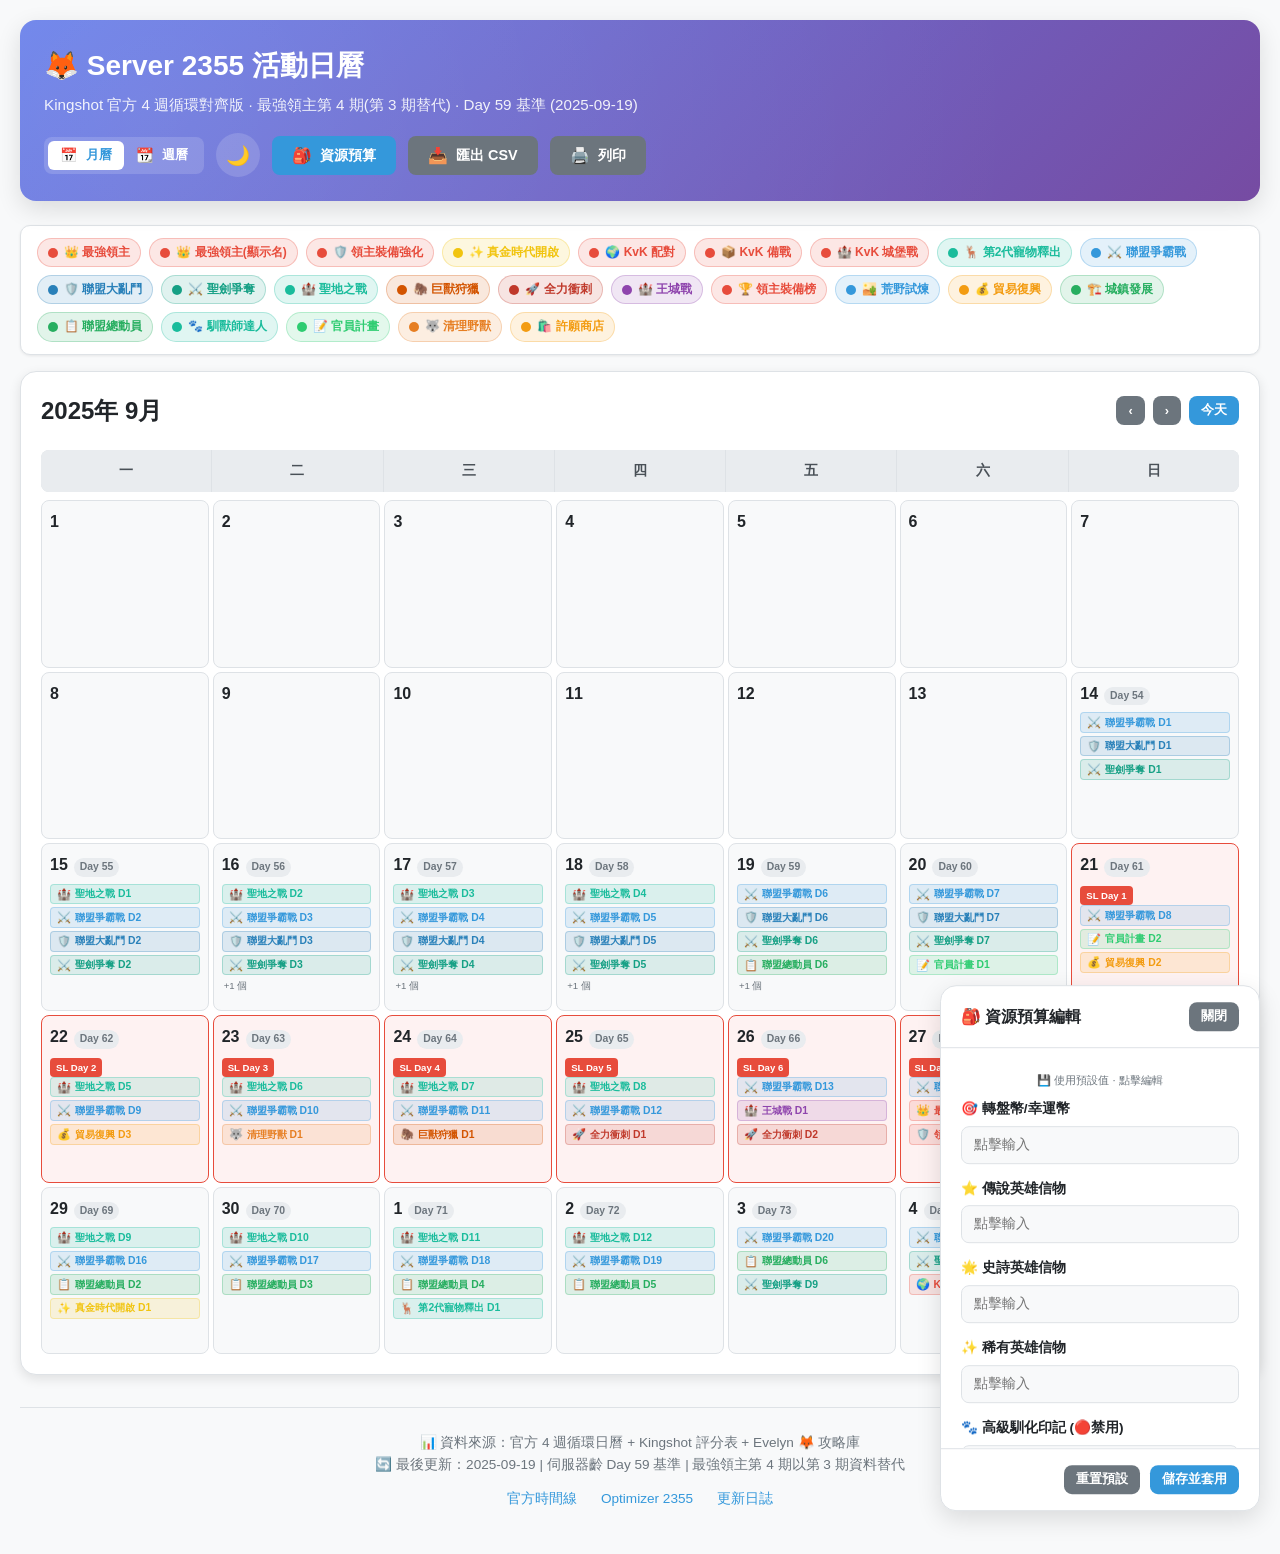
<file: docs/events/index.html>
<!DOCTYPE html>
<html lang="zh-TW" data-theme="light">
<head>
  <meta charset="UTF-8">
  <meta name="viewport" content="width=device-width, initial-scale=1.0">
  <meta name="description" content="Kingshot Server 2355 專屬活動月曆/週曆 - 含最強領主第4期(第3期替代)、資源預算、每日 Must Do">
  <title>Server 2355 | Kingshot 活動日曆</title>
  <link rel="preconnect" href="https://fonts.googleapis.com">
  <link rel="preconnect" href="https://fonts.gstatic.com" crossorigin>
  <link href="https://fonts.googleapis.com/css2?family=JetBrains+Mono:wght@400;600&display=swap" rel="stylesheet">
  <link rel="stylesheet" href="server-2355-calendar.css">
</head>
<body>
  <div class="app-container">
    <!-- Header -->
    <header class="header">
      <div class="header-content">
        <div class="header-title">
          <h1>🦊 Server 2355 活動日曆</h1>
          <div class="subtitle">Kingshot 官方 4 週循環對齊版 · 最強領主第 4 期(第 3 期替代) · Day 59 基準 (2025-09-19)</div>
        </div>
        <div class="header-controls">
          <div class="view-toggle" role="tablist" aria-label="視圖切換">
            <button class="btn btn-sm active" role="tab" aria-selected="true" data-view="month" id="view-month">
              <span class="btn-icon">📅</span> 月曆
            </button>
            <button class="btn btn-sm" role="tab" aria-selected="false" data-view="week" id="view-week">
              <span class="btn-icon">📆</span> 週曆
            </button>
          </div>
          <button class="theme-toggle" id="theme-toggle" aria-label="切換深色/淺色模式" title="切換主題">
            <span id="theme-icon">🌙</span>
          </button>
          <button class="btn btn-primary" id="resource-panel-btn">
            <span class="btn-icon">🎒</span> 資源預算
          </button>
          <button class="btn btn-secondary" id="export-btn">
            <span class="btn-icon">📥</span> 匯出 CSV
          </button>
          <button class="btn btn-secondary" id="print-btn">
            <span class="btn-icon">🖨️</span> 列印
          </button>
        </div>
      </div>
    </header>

    <!-- Legend -->
    <div class="legend" id="legend" role="navigation" aria-label="活動圖例">
      <!-- 動態生成 -->
    </div>

    <!-- Calendar Container -->
    <div class="calendar-container" id="calendar-container">
      <!-- Month View -->
      <div class="month-view" id="month-view" role="region" aria-label="月曆視圖">
        <div class="month-header">
          <h2 class="month-title" id="month-title"></h2>
          <div class="month-nav">
            <button class="btn btn-secondary btn-sm" id="prev-month" aria-label="上個月">‹</button>
            <button class="btn btn-secondary btn-sm" id="next-month" aria-label="下個月">›</button>
            <button class="btn btn-primary btn-sm" id="today-btn">今天</button>
          </div>
        </div>
        <div class="weekday-row" role="row">
          <div class="weekday-cell" role="columnheader">一</div>
          <div class="weekday-cell" role="columnheader">二</div>
          <div class="weekday-cell" role="columnheader">三</div>
          <div class="weekday-cell" role="columnheader">四</div>
          <div class="weekday-cell" role="columnheader">五</div>
          <div class="weekday-cell" role="columnheader">六</div>
          <div class="weekday-cell" role="columnheader">日</div>
        </div>
        <div class="month-grid" id="month-grid" role="grid">
          <!-- 動態生成 -->
        </div>
      </div>

      <!-- Week View -->
      <div class="week-view" id="week-view" role="region" aria-label="週曆視圖" style="display: none;">
        <div class="week-header" role="row">
          <div class="week-header-cell" role="columnheader">時間/事件</div>
          <div class="week-header-cell" role="columnheader" id="wh-0"></div>
          <div class="week-header-cell" role="columnheader" id="wh-1"></div>
          <div class="week-header-cell" role="columnheader" id="wh-2"></div>
          <div class="week-header-cell" role="columnheader" id="wh-3"></div>
          <div class="week-header-cell" role="columnheader" id="wh-4"></div>
          <div class="week-header-cell" role="columnheader" id="wh-5"></div>
          <div class="week-header-cell" role="columnheader" id="wh-6"></div>
        </div>
        <div class="week-grid" id="week-grid" role="grid">
          <!-- 動態生成 -->
        </div>
      </div>
    </div>

    <!-- Footer -->
    <footer class="footer">
      <div>📊 資料來源：官方 4 週循環日曆 + Kingshot 評分表 + Evelyn 🦊 攻略庫</div>
      <div>🔄 最後更新：2025-09-19 | 伺服器齡 Day 59 基準 | 最強領主第 4 期以第 3 期資料替代</div>
      <div class="footer-links">
        <a href="https://kingshot.net/kingdom-timeline" target="_blank">官方時間線</a>
        <a href="https://kingshotoptimizer.com/kingdom-timeline/2355" target="_blank">Optimizer 2355</a>
        <a href="#" id="open-changelog">更新日誌</a>
      </div>
    </footer>
  </div>

  <!-- Resource Panel -->
  <aside class="resource-panel" id="resource-panel" role="dialog" aria-label="資源預算面板" aria-hidden="true">
    <div class="resource-panel-header">
      <span>🎒 資源預算編輯</span>
      <button class="btn btn-secondary btn-sm" id="close-resource-panel">關閉</button>
    </div>
    <div class="resource-panel-body">
      <div class="resource-sync-status" id="sync-status">💾 本地儲存 · 自動同步</div>
      <div id="resource-inputs">
        <!-- 動態生成 -->
      </div>
    </div>
    <div class="resource-panel-footer">
      <button class="btn btn-secondary btn-sm" id="reset-resources">重置預設</button>
      <button class="btn btn-primary btn-sm" id="save-resources">儲存並套用</button>
    </div>
  </aside>

  <!-- Detail Modal -->
  <div class="modal-overlay" id="modal-overlay" role="dialog" aria-modal="true" aria-labelledby="modal-title">
    <div class="modal" id="modal">
      <div class="modal-header">
        <div class="modal-title" id="modal-title">
          <span class="icon" id="modal-icon"></span>
          <div>
            <h2 id="modal-event-name"></h2>
            <div class="server-day" id="modal-server-day"></div>
          </div>
        </div>
        <button class="modal-close" id="modal-close" aria-label="關閉詳情">×</button>
      </div>
      <div class="modal-body" id="modal-body">
        <!-- 動態生成 -->
      </div>
    </div>
  </div>

  <!-- Scripts -->
  <script src="server-2355-calendar.js"></script>
  <script>
/**
 * Server 2355 Calendar - Main Application Logic
 * 處理視圖渲染、互動、資源管理、本地儲存
 */

// 全域狀態
let currentView = 'month';
let currentMonth = new Date('2025-09-01'); // 從 9 月開始
let currentWeekIndex = 1; // Week 2 (09/21-09/27) 為預設核心週
let resourceBudget = { ...DEFAULT_RESOURCE_BUDGET };
let selectedDayData = null;

// DOM 元素快取
const els = {
  monthView: document.getElementById('month-view'),
  weekView: document.getElementById('week-view'),
  monthGrid: document.getElementById('month-grid'),
  monthTitle: document.getElementById('month-title'),
  weekGrid: document.getElementById('week-grid'),
  weekHeaderCells: [],
  viewMonthBtn: document.getElementById('view-month'),
  viewWeekBtn: document.getElementById('view-week'),
  prevMonthBtn: document.getElementById('prev-month'),
  nextMonthBtn: document.getElementById('next-month'),
  todayBtn: document.getElementById('today-btn'),
  themeToggle: document.getElementById('theme-toggle'),
  themeIcon: document.getElementById('theme-icon'),
  resourcePanelBtn: document.getElementById('resource-panel-btn'),
  resourcePanel: document.getElementById('resource-panel'),
  closeResourcePanel: document.getElementById('close-resource-panel'),
  resourceInputs: document.getElementById('resource-inputs'),
  resetResourcesBtn: document.getElementById('reset-resources'),
  saveResourcesBtn: document.getElementById('save-resources'),
  exportBtn: document.getElementById('export-btn'),
  printBtn: document.getElementById('print-btn'),
  modalOverlay: document.getElementById('modal-overlay'),
  modal: document.getElementById('modal'),
  modalClose: document.getElementById('modal-close'),
  modalIcon: document.getElementById('modal-icon'),
  modalEventName: document.getElementById('modal-event-name'),
  modalServerDay: document.getElementById('modal-server-day'),
  modalBody: document.getElementById('modal-body'),
  legend: document.getElementById('legend'),
  syncStatus: document.getElementById('sync-status')
};

// 初始化
document.addEventListener('DOMContentLoaded', () => {
  loadResourceBudget();
  renderLegend();
  renderResourceInputs();
  syncResourcePanel();
  initEventListeners();
  updateView();
  updateWeekHeader();
  detectTodayWeek();
});

// 事件監聽器
function initEventListeners() {
  // 視圖切換
  els.viewMonthBtn.addEventListener('click', () => switchView('month'));
  els.viewWeekBtn.addEventListener('click', () => switchView('week'));

  // 月曆導航
  els.prevMonthBtn.addEventListener('click', () => navigateMonth(-1));
  els.nextMonthBtn.addEventListener('click', () => navigateMonth(1));
  els.todayBtn.addEventListener('click', () => goToToday());

  // 主題切換
  els.themeToggle.addEventListener('click', toggleTheme);

  // 資源面板
  els.resourcePanelBtn.addEventListener('click', () => toggleResourcePanel(true));
  els.closeResourcePanel.addEventListener('click', () => toggleResourcePanel(false));
  els.resetResourcesBtn.addEventListener('click', resetResources);
  els.saveResourcesBtn.addEventListener('click', saveResources);

  // 匯出/列印
  els.exportBtn.addEventListener('click', exportCSV);
  els.printBtn.addEventListener('click', () => window.print());

  // Modal
  els.modalClose.addEventListener('click', closeModal);
  els.modalOverlay.addEventListener('click', (e) => {
    if (e.target === els.modalOverlay) closeModal();
  });

  // 鍵盤快捷鍵
  document.addEventListener('keydown', (e) => {
    if (e.key === 'Escape') closeModal();
    if (e.key === 'ArrowLeft' && currentView === 'month') navigateMonth(-1);
    if (e.key === 'ArrowRight' && currentView === 'month') navigateMonth(1);
    if (e.key === 'ArrowUp' && currentView === 'week') navigateWeek(-1);
    if (e.key === 'ArrowDown' && currentView === 'week') navigateWeek(1);
    if (e.key === 't' || e.key === 'T') goToToday();
    if (e.key === 'r' || e.key === 'R') toggleResourcePanel(true);
  });

  // 點擊外部關閉 resource panel
  document.addEventListener('click', (e) => {
    if (!els.resourcePanel.contains(e.target) && !els.resourcePanelBtn.contains(e.target)) {
      toggleResourcePanel(false);
    }
  });
}

// ========== 視圖管理 ==========
function switchView(view) {
  currentView = view;
  els.monthView.style.display = view === 'month' ? 'block' : 'none';
  els.weekView.style.display = view === 'week' ? 'block' : 'none';
  els.viewMonthBtn.classList.toggle('active', view === 'month');
  els.viewMonthBtn.setAttribute('aria-selected', view === 'month');
  els.viewWeekBtn.classList.toggle('active', view === 'week');
  els.viewWeekBtn.setAttribute('aria-selected', view === 'week');
  updateView();
}

function updateView() {
  if (currentView === 'month') {
    renderMonthView();
  } else {
    renderWeekView();
  }
}

function navigateMonth(delta) {
  currentMonth.setMonth(currentMonth.getMonth() + delta);
  renderMonthView();
}

function navigateWeek(delta) {
  currentWeekIndex = Math.max(0, Math.min(WEEKS_DATA.length - 1, currentWeekIndex + delta));
  renderWeekView();
  updateWeekHeader();
}

function goToToday() {
  const today = new Date().toISOString().split('T')[0];
  const dayData = getDayByDate(today);
  if (dayData) {
    // 切換到包含今天的週
    for (let i = 0; i < WEEKS_DATA.length; i++) {
      if (today >= WEEKS_DATA[i].startDate && today <= WEEKS_DATA[i].endDate) {
        currentWeekIndex = i;
        break;
      }
    }
    switchView('week');
    renderWeekView();
    updateWeekHeader();
    // 滾動到今天的欄位
    setTimeout(() => scrollToTodayColumn(), 100);
  } else {
    // 如果今天不在資料範圍，切換到月視圖並跳轉到今天所在月
    currentMonth = new Date(today);
    currentMonth.setDate(1);
    switchView('month');
    renderMonthView();
  }
}

function detectTodayWeek() {
  const today = new Date().toISOString().split('T')[0];
  for (let i = 0; i < WEEKS_DATA.length; i++) {
    if (today >= WEEKS_DATA[i].startDate && today <= WEEKS_DATA[i].endDate) {
      currentWeekIndex = i;
      break;
    }
  }
}

function scrollToTodayColumn() {
  const today = new Date().toISOString().split('T')[0];
  const dayIndex = new Date(today).getDay(); // 0=Sun, 1=Mon...
  const colIndex = dayIndex === 0 ? 6 : dayIndex - 1; // 轉換為 0=Mon...6=Sun
  const column = document.querySelectorAll('.week-day-column')[colIndex];
  if (column) {
    column.scrollIntoView({ behavior: 'smooth', inline: 'center' });
  }
}

// ========== 月曆渲染 ==========
function renderMonthView() {
  const year = currentMonth.getFullYear();
  const month = currentMonth.getMonth();

  // 更新標題
  const monthNames = ['1月','2月','3月','4月','5月','6月','7月','8月','9月','10月','11月','12月'];
  els.monthTitle.textContent = `${year}年 ${monthNames[month]}`;

  // 計算第一天是週幾 (0=Sun, 1=Mon...)
  const firstDay = new Date(year, month, 1);
  const lastDay = new Date(year, month + 1, 0);
  const startDayOfWeek = firstDay.getDay(); // 0=Sun
  const daysInMonth = lastDay.getDate();

  // 轉換為 0=Mon 起始
  const startOffset = startDayOfWeek === 0 ? 6 : startDayOfWeek - 1;

  // 上個月尾巴
  const prevMonthLastDay = new Date(year, month, 0).getDate();

  let html = '';

  // 填充上個月
  for (let i = startOffset - 1; i >= 0; i--) {
    const day = prevMonthLastDay - i;
    const date = new Date(year, month - 1, day);
    const dateStr = date.toISOString().split('T')[0];
    html += renderMonthDayCell(dateStr, day, true);
  }

  // 當月
  for (let day = 1; day <= daysInMonth; day++) {
    const date = new Date(year, month, day);
    const dateStr = date.toISOString().split('T')[0];
    html += renderMonthDayCell(dateStr, day, false);
  }

  // 下個月開頭 (補滿 6 週 = 42 格)
  const totalCells = startOffset + daysInMonth;
  const nextMonthDays = Math.ceil(totalCells / 7) * 7 - totalCells;
  for (let day = 1; day <= nextMonthDays; day++) {
    const date = new Date(year, month + 1, day);
    const dateStr = date.toISOString().split('T')[0];
    html += renderMonthDayCell(dateStr, day, true);
  }

  els.monthGrid.innerHTML = html;

  // 綁定點擊事件
  document.querySelectorAll('.month-day:not(.empty)').forEach(cell => {
    cell.addEventListener('click', () => openModal(cell.dataset.date));
  });
}

function renderMonthDayCell(dateStr, dayNum, isOtherMonth) {
  const dayData = getDayByDate(dateStr);
  const today = new Date().toISOString().split('T')[0];
  const isToday = dateStr === today;
  const isEmpty = !dayData && isOtherMonth;

  if (isEmpty) {
    return `<div class="month-day empty" data-date="${dateStr}"><div class="day-number">${dayNum}</div></div>`;
  }

  let classes = 'month-day';
  if (isToday) classes += ' today';
  if (dayData?.strongestLordDay) classes += ' strongest-lord';

  let eventsHtml = '';
  if (dayData && dayData.events.length > 0) {
    const displayEvents = dayData.events.slice(0, 4);
    eventsHtml = displayEvents.map(ev => {
      const info = getEventTypeInfo(ev.id);
      return `<span class="event-chip" style="background: ${info.color}22; color: ${info.color}; border: 1px solid ${info.color}44;">
        <span class="icon">${info.icon}</span>${info.label}${ev.day ? ` D${ev.day}` : ''}
      </span>`;
    }).join('');
    if (dayData.events.length > 4) {
      eventsHtml += `<span class="more-events">+${dayData.events.length - 4} 個</span>`;
    }
  }

  let slBadge = '';
  if (dayData?.strongestLordDay) {
    slBadge = `<span class="sl-badge">SL Day ${dayData.strongestLordDay}</span>`;
  }

  const serverDayBadge = dayData ? `<span class="server-day-badge">Day ${dayData.serverDay}</span>` : '';

  return `
    <div class="${classes}" data-date="${dateStr}" role="gridcell" tabindex="0" aria-label="${dateStr}${dayData ? ' · ' + dayData.events.map(e => getEventTypeInfo(e.id).label).join(', ') : ''}">
      <div class="day-number">${dayNum}${serverDayBadge}</div>
      ${slBadge}
      <div class="day-events">${eventsHtml}</div>
    </div>
  `;
}

// ========== 週曆渲染 ==========
function renderWeekView() {
  const week = WEEKS_DATA[currentWeekIndex];
  if (!week) return;

  // 更新週標題列
  week.days.forEach((day, idx) => {
    const headerCell = document.getElementById(`wh-${idx}`);
    if (headerCell) {
      const date = new Date(day.date);
      const weekdayNames = ['一','二','三','四','五','六','日'];
      headerCell.innerHTML = `
        <div class="week-day-date">${date.getDate()}</div>
        <div class="week-day-server">Day ${day.serverDay}</div>
        ${day.isToday ? '<span style="color:var(--today-ring);font-size:0.7rem;">● 今日</span>' : ''}
        ${day.strongestLordDay ? `<span class="sl-badge" style="margin-top:4px;">SL Day ${day.strongestLordDay}</span>` : ''}
      `;
      headerCell.className = 'week-header-cell';
      if (day.isToday) headerCell.classList.add('today');
      if (day.strongestLordDay) headerCell.classList.add('strongest-lord');
    }
  });

  // 渲染時間軸 + 事件欄
  const timeSlots = [
    '00:00-04:00', '04:00-08:00', '08:00-12:00',
    '12:00-16:00', '16:00-20:00', '20:00-24:00'
  ];

  let html = '';
  timeSlots.forEach((slot, slotIdx) => {
    html += `<div class="time-label" style="--slot-index:${slotIdx};">${slot}</div>`;
    week.days.forEach((day, dayIdx) => {
      const isFirstSlot = slotIdx === 0;
      const colClass = `week-day-column${day.isToday ? ' today' : ''}${day.strongestLordDay ? ' strongest-lord' : ''}`;
      const headerHtml = isFirstSlot ? `
        <div class="week-day-header${day.isToday ? ' today' : ''}${day.strongestLordDay ? ' strongest-lord' : ''}">
          <div class="week-day-date">${new Date(day.date).getDate()}</div>
          <div class="week-day-server">Day ${day.serverDay}</div>
          ${day.isToday ? '<span style="color:var(--today-ring);font-size:0.65rem;">● 今日</span>' : ''}
          ${day.strongestLordDay ? `<span class="sl-badge" style="margin-top:4px;">SL Day ${day.strongestLordDay}</span>` : ''}
        </div>
      ` : '';

      let eventsHtml = '';
      if (day.events.length > 0) {
        eventsHtml = day.events.map(ev => renderWeekEventCard(ev, day)).join('');
      }

      // 強勢領主每日任務
      let slTasksHtml = '';
      if (day.strongestLordDay) {
        const slInfo = getStrongestLordDayInfo(day.strongestLordDay);
        if (slInfo) {
          slTasksHtml = slInfo.mainTasks.map(task => `
            <div class="week-task ${task.must ? 'must' : 'should'}">
              <span class="week-task-icon">${task.must ? '🔴' : '🟡'}</span>
              <div class="week-task-text">${task.task}</div>
              ${task.score ? `<span class="week-task-score">${task.score}</span>` : ''}
            </div>
          `).join('');
        }
      }

      html += `
        <div class="${colClass}" data-date="${day.date}" data-day-index="${dayIdx}">
          ${headerHtml}
          <div class="week-day-events">
            ${eventsHtml}
            ${slTasksHtml}
            ${day.notes ? `<div class="week-day-notes"><strong>備註：</strong>${day.notes}</div>` : ''}
          </div>
        </div>
      `;
    });
  });

  els.weekGrid.innerHTML = html;

  // 綁定事件卡片點擊
  document.querySelectorAll('.week-event-card').forEach(card => {
    card.addEventListener('click', (e) => {
      e.stopPropagation();
      const date = card.closest('.week-day-column').dataset.date;
      const eventId = card.dataset.eventId;
      openModal(date, eventId);
    });
  });

  // 綁定 SL 任務點擊
  document.querySelectorAll('.week-task').forEach(task => {
    task.addEventListener('click', (e) => {
      e.stopPropagation();
      const date = task.closest('.week-day-column').dataset.date;
      openModal(date, 'strongest-lord');
    });
  });

  // 綁定日期欄點擊（開啟當日總覽）
  document.querySelectorAll('.week-day-header').forEach(header => {
    header.addEventListener('click', (e) => {
      if (e.target.closest('.sl-badge')) return;
      const date = header.closest('.week-day-column').dataset.date;
      openModal(date);
    });
  });
}

function renderWeekEventCard(ev, dayData) {
  const info = getEventTypeInfo(ev.id);
  const isSL = ev.id === 'strongest-lord' || ev.id === 'strongest-governor' || ev.id === 'governor-gear-enhancement';
  return `
    <div class="week-event-card${isSL ? ' strongest-lord' : ''}" data-event-id="${ev.id}" data-date="${dayData.date}" tabindex="0" role="button" aria-label="${info.label} 第 ${ev.day} 天">
      <div class="week-event-header">
        <span class="week-event-icon">${info.icon}</span>
        <span class="week-event-name">${info.label}${ev.day ? ` 第 ${ev.day} 天` : ''}</span>
        <span class="week-event-day">優先級 ${info.priority}</span>
      </div>
    </div>
  `;
}

function updateWeekHeader() {
  const week = WEEKS_DATA[currentWeekIndex];
  if (week) {
    // 更新週視圖的標題資訊（可在 header 顯示）
  }
}

// ========== 圖例渲染 ==========
function renderLegend() {
  // 收集所有在資料中出現的事件類型
  const usedTypes = new Set();
  WEEKS_DATA.forEach(week => {
    week.days.forEach(day => {
      day.events.forEach(ev => usedTypes.add(ev.id));
      if (day.strongestLordDay) usedTypes.add('strongest-lord');
    });
  });

  // 按優先級排序
  const sortedTypes = Array.from(usedTypes).sort((a, b) => {
    const pa = EVENT_TYPES[a]?.priority || 99;
    const pb = EVENT_TYPES[b]?.priority || 99;
    return pa - pb;
  });

  els.legend.innerHTML = sortedTypes.map(type => {
    const info = getEventTypeInfo(type);
    return `
      <span class="legend-item" style="background: ${info.color}22; color: ${info.color}; border: 1px solid ${info.color}44;">
        <span class="legend-dot" style="background: ${info.color};"></span>
        ${info.icon} ${info.label}
      </span>
    `;
  }).join('');
}

// ========== Modal 詳情 ==========
function openModal(dateStr, focusEventId = null) {
  selectedDayData = getDayByDate(dateStr);
  if (!selectedDayData) return;

  const dayData = selectedDayData;
  const date = new Date(dateStr);
  const weekdayNames = ['週日','週一','週二','週三','週四','週五','週六'];

  // 設定標題
  const primaryEvent = dayData.events[0];
  const primaryInfo = primaryEvent ? getEventTypeInfo(primaryEvent.id) : { icon: '📅', label: '無活動' };

  els.modalIcon.textContent = primaryInfo.icon;
  els.modalEventName.textContent = `${date.getMonth()+1}/${date.getDate()} (${weekdayNames[date.getDay()]}) ${primaryInfo.label}${primaryEvent?.day ? ` Day ${primaryEvent.day}` : ''}`;
  els.modalServerDay.textContent = `伺服器齡 Day ${dayData.serverDay} ${dayData.isToday ? '· 今日' : ''}${dayData.strongestLordDay ? ` · 最強領主 Day ${dayData.strongestLordDay}` : ''}`;

  // 渲染內容
  let html = '';

  // 並行事件
  if (dayData.events.length > 0) {
    html += `
      <section class="modal-section">
        <h3>📅 並行活動 (${dayData.events.length})</h3>
        <div class="task-list">
          ${dayData.events.map(ev => {
            const info = getEventTypeInfo(ev.id);
            return `
              <div class="modal-task" data-event-id="${ev.id}" style="border-left-color: ${info.color};">
                <span class="modal-task-icon">${info.icon}</span>
                <div class="modal-task-content">
                  <div class="modal-task-title">${info.label}${ev.day ? ` · 第 ${ev.day} 天` : ''}</div>
                  <div class="modal-task-meta">
                    <span class="modal-task-tag" style="background: ${info.color}22; color: ${info.color};">優先級 ${info.priority}</span>
                    <span class="modal-task-tag score">Server Day ${dayData.serverDay}</span>
                  </div>
                </div>
              </div>
            `;
          }).join('')}
        </div>
      </section>
    `;
  }

  // 最強領主每日詳情
  if (dayData.strongestLordDay) {
    const slInfo = getStrongestLordDayInfo(dayData.strongestLordDay);
    if (slInfo) {
      html += `
        <section class="modal-section">
          <h3>👑 最強領主 Day ${dayData.strongestLordDay} · ${slInfo.theme}</h3>
          <div class="task-list">
            ${slInfo.mainTasks.map(task => `
              <div class="modal-task ${task.must ? 'must' : 'should'}">
                <span class="modal-task-icon">${task.must ? '🔴' : '🟡'}</span>
                <div class="modal-task-content">
                  <div class="modal-task-title">${task.task}</div>
                  <div class="modal-task-meta">
                    ${task.score ? `<span class="modal-task-tag score">單位分數: ${task.score}</span>` : ''}
                    ${task.roi ? `<span class="modal-task-tag roi">ROI: ${task.roi}</span>` : ''}
                    ${task.must ? `<span class="modal-task-tag must-tag">Must Do</span>` : `<span class="modal-task-tag" style="background:#fff3cd;color:#856404;">Should Do</span>`}
                  </div>
                </div>
              </div>
            `).join('')}
          </div>
        </section>
      `;

      // 關鍵資源
      html += `
        <section class="modal-section">
          <h3>🎒 關鍵資源分配</h3>
          <div class="resources-grid">
            ${slInfo.keyResources.map(r => `
              <div class="resource-card spend">
                <div class="resource-icon">📤</div>
                <div class="resource-name">消耗</div>
                <div class="resource-value">${r}</div>
              </div>
            `).join('')}
            ${slInfo.saveResources.map(r => `
              <div class="resource-card save">
                <div class="resource-icon">🔒</div>
                <div class="resource-name">保留</div>
                <div class="resource-value">${r}</div>
              </div>
            `).join('')}
          </div>
        </section>
      `;
    }
  }

  // 當日備註
  if (dayData.notes) {
    html += `
      <section class="modal-section">
        <h3>📝 策略備註</h3>
        <div class="notes-box">${dayData.notes}</div>
      </section>
    `;
  }

  // 資源預算摘要
  html += `
    <section class="modal-section">
      <h3>💰 你的資源預算 (可在右下角面板編輯)</h3>
      <div class="resources-grid">
        <div class="resource-card spend">
          <div class="resource-icon">🎯</div>
          <div class="resource-name">轉盤幣/幸運幣</div>
          <div class="resource-value">${resourceBudget.spinCoins || '未填'}</div>
        </div>
        <div class="resource-card spend">
          <div class="resource-icon">⭐</div>
          <div class="resource-name">傳說信物</div>
          <div class="resource-value">${resourceBudget.legendaryTokens || '未填'}</div>
        </div>
        <div class="resource-card spend">
          <div class="resource-icon">💎</div>
          <div class="resource-name">鑽石</div>
          <div class="resource-value">${resourceBudget.diamonds || '未填'} 萬</div>
        </div>
        <div class="resource-card spend">
          <div class="resource-icon">🔨</div>
          <div class="resource-name">鍛造錘</div>
          <div class="resource-value">${resourceBudget.heroForgeHammers || '未填'}</div>
        </div>
        <div class="resource-card spend">
          <div class="resource-icon">⚙️</div>
          <div class="resource-name">專屬組件</div>
          <div class="resource-value">${resourceBudget.heroExclusiveParts || '未填'}</div>
        </div>
        <div class="resource-card spend">
          <div class="resource-icon">⚡</div>
          <div class="resource-name">加速(萬分)</div>
          <div class="resource-value">${resourceBudget.speedups || '未填'}</div>
        </div>
        <div class="resource-card save">
          <div class="resource-icon">🐾</div>
          <div class="resource-name">高級印記</div>
          <div class="resource-value">${resourceBudget.advancedTamingMarks || '未填'}</div>
        </div>
        <div class="resource-card save">
          <div class="resource-icon">💠</div>
          <div class="resource-name">秘銀</div>
          <div class="resource-value">${resourceBudget.mithril || '未填'} 萬</div>
        </div>
      </div>
    </section>
  `;

  els.modalBody.innerHTML = html;
  els.modalOverlay.classList.add('open');
  document.body.style.overflow = 'hidden';

  // 綁定 modal 內任務點擊（可展開細節）
  document.querySelectorAll('.modal-task[data-event-id]').forEach(task => {
    task.addEventListener('click', () => {
      const eventId = task.dataset.eventId;
      // 可擴展：顯示該活動的詳細攻略連結
    });
  });
}

function closeModal() {
  els.modalOverlay.classList.remove('open');
  document.body.style.overflow = '';
  selectedDayData = null;
}

// ========== 資源面板 ==========
function renderResourceInputs() {
  const fields = [
    { key: 'spinCoins', label: '轉盤幣/幸運幣', icon: '🎯', type: 'number', min: 0 },
    { key: 'legendaryTokens', label: '傳說英雄信物', icon: '⭐', type: 'number', min: 0 },
    { key: 'epicTokens', label: '史詩英雄信物', icon: '🌟', type: 'number', min: 0 },
    { key: 'rareTokens', label: '稀有英雄信物', icon: '✨', type: 'number', min: 0 },
    { key: 'advancedTamingMarks', label: '高級馴化印記 (🔴禁用)', icon: '🐾', type: 'number', min: 0 },
    { key: 'normalTamingMarks', label: '普通馴化印記', icon: '🍃', type: 'number', min: 0 },
    { key: 'heroExclusiveParts', label: '英雄專屬裝備組件', icon: '⚙️', type: 'number', min: 0 },
    { key: 'heroForgeHammers', label: '英雄裝備鍛造錘', icon: '🔨', type: 'number', min: 0 },
    { key: 'mithril', label: '秘銀 (萬)', icon: '💠', type: 'number', min: 0, step: 0.1 },
    { key: 'speedups', label: '加速道具 (萬分鐘)', icon: '⚡', type: 'number', min: 0, step: 0.1 },
    { key: 'diamonds', label: '鑽石 (萬)', icon: '💎', type: 'number', min: 0, step: 0.1 }
  ];

  els.resourceInputs.innerHTML = fields.map(f => `
    <div class="resource-input-group">
      <label class="resource-input-label">
        <span>${f.icon} ${f.label}</span>
      </label>
      <input type="${f.type}" class="resource-input" id="res-${f.key}" 
        value="${resourceBudget[f.key] || ''}" min="${f.min || 0}" step="${f.step || 1}"
        placeholder="點擊輸入" aria-label="${f.label}">
    </div>
  `).join('');

  // 綁定輸入事件
  fields.forEach(f => {
    const input = document.getElementById(`res-${f.key}`);
    if (input) {
      input.addEventListener('change', () => {
        resourceBudget[f.key] = f.type === 'number' && f.step ? parseFloat(input.value) || 0 : parseInt(input.value) || 0;
        syncResourcePanel();
      });
    }
  });
}

function toggleResourcePanel(open) {
  els.resourcePanel.classList.toggle('open', open);
  els.resourcePanel.setAttribute('aria-hidden', !open);
  if (open) {
    els.syncStatus.textContent = '💾 本地儲存 · 自動同步';
  }
}

function syncResourcePanel() {
  // 更新同步狀態顯示
  const hasData = Object.values(resourceBudget).some(v => v > 0);
  els.syncStatus.textContent = hasData ? '✅ 已載入自訂資源 · 本地儲存' : '💾 使用預設值 · 點擊編輯';
}

function loadResourceBudget() {
  try {
    const saved = localStorage.getItem('server2355-resource-budget');
    if (saved) {
      resourceBudget = { ...DEFAULT_RESOURCE_BUDGET, ...JSON.parse(saved) };
    }
  } catch (e) {
    console.warn('載入資源預算失敗:', e);
  }
}

function saveResources() {
  try {
    localStorage.setItem('server2355-resource-budget', JSON.stringify(resourceBudget));
    els.syncStatus.textContent = '✅ 已儲存至本地';
    setTimeout(() => syncResourcePanel(), 2000);
    toggleResourcePanel(false);
    // 重新渲染 modal 以更新資源顯示
    if (selectedDayData) {
      openModal(selectedDayData.date);
    }
  } catch (e) {
    console.error('儲存失敗:', e);
    els.syncStatus.textContent = '❌ 儲存失敗';
  }
}

function resetResources() {
  resourceBudget = { ...DEFAULT_RESOURCE_BUDGET };
  renderResourceInputs();
  syncResourcePanel();
  saveResources();
}

// ========== 匯出 CSV ==========
function exportCSV() {
  const rows = [
    ['Date (UTC)', 'Server Day', 'Week', 'Events', 'Strongest Lord Day', 'Must Do', 'Should Do', 'Skip', 'Key Resources Spend', 'Key Resources Save', 'Notes']
  ];

  WEEKS_DATA.forEach(week => {
    week.days.forEach(day => {
      const eventsStr = day.events.map(ev => {
        const info = getEventTypeInfo(ev.id);
        return `${info.label}${ev.day ? ` D${ev.day}` : ''}`;
      }).join(' | ');

      let mustDo = '', shouldDo = '', skip = '', spend = '', save = '';
      if (day.strongestLordDay) {
        const slInfo = getStrongestLordDayInfo(day.strongestLordDay);
        if (slInfo) {
          mustDo = slInfo.mainTasks.filter(t => t.must).map(t => t.task).join('; ');
          shouldDo = slInfo.mainTasks.filter(t => !t.must).map(t => t.task).join('; ');
          spend = slInfo.keyResources.join('; ');
          save = slInfo.saveResources.join('; ');
        }
      }

      rows.push([
        day.date,
        day.serverDay,
        week.label,
        eventsStr,
        day.strongestLordDay ? `Day ${day.strongestLordDay} ${getStrongestLordDayInfo(day.strongestLordDay)?.theme || ''}` : '',
        mustDo,
        shouldDo,
        skip,
        spend,
        save,
        day.notes || ''
      ]);
    });
  });

  const csv = rows.map(r => r.map(c => `"${String(c).replace(/"/g, '""')}"`).join(',')).join('\n');
  const blob = new Blob([csv], { type: 'text/csv;charset=utf-8;' });
  const link = document.createElement('a');
  link.href = URL.createObjectURL(blob);
  link.download = `server-2355-calendar-${new Date().toISOString().split('T')[0]}.csv`;
  link.click();
  URL.revokeObjectURL(link.href);
}

// ========== 主題切換 ==========
function toggleTheme() {
  const html = document.documentElement;
  const isDark = html.getAttribute('data-theme') === 'dark';
  html.setAttribute('data-theme', isDark ? 'light' : 'dark');
  els.themeIcon.textContent = isDark ? '🌙' : '☀️';
  localStorage.setItem('server2355-theme', isDark ? 'light' : 'dark');
}

// 載入主題偏好
(function loadTheme() {
  const saved = localStorage.getItem('server2355-theme');
  const prefersDark = window.matchMedia('(prefers-color-scheme: dark)').matches;
  const theme = saved || (prefersDark ? 'dark' : 'light');
  document.documentElement.setAttribute('data-theme', theme);
  els.themeIcon.textContent = theme === 'dark' ? '☀️' : '🌙';
})();

// ========== Service Worker 註冊 (離線支援) ==========
if ('serviceWorker' in navigator) {
  window.addEventListener('load', () => {
    navigator.serviceWorker.register('/sw.js').catch(() => {
      // 忽略註冊失敗
    });
  });
}

console.log('🦊 Server 2355 Calendar loaded');
console.log('📅 4 週資料:', WEEKS_DATA.length, 'weeks');
console.log('👑 最強領主天數:', STRONGEST_LORD_DAYS.length);
console.log('🎯 事件類型:', Object.keys(EVENT_TYPES).length);
  </script>
</body>
</html>
</file>
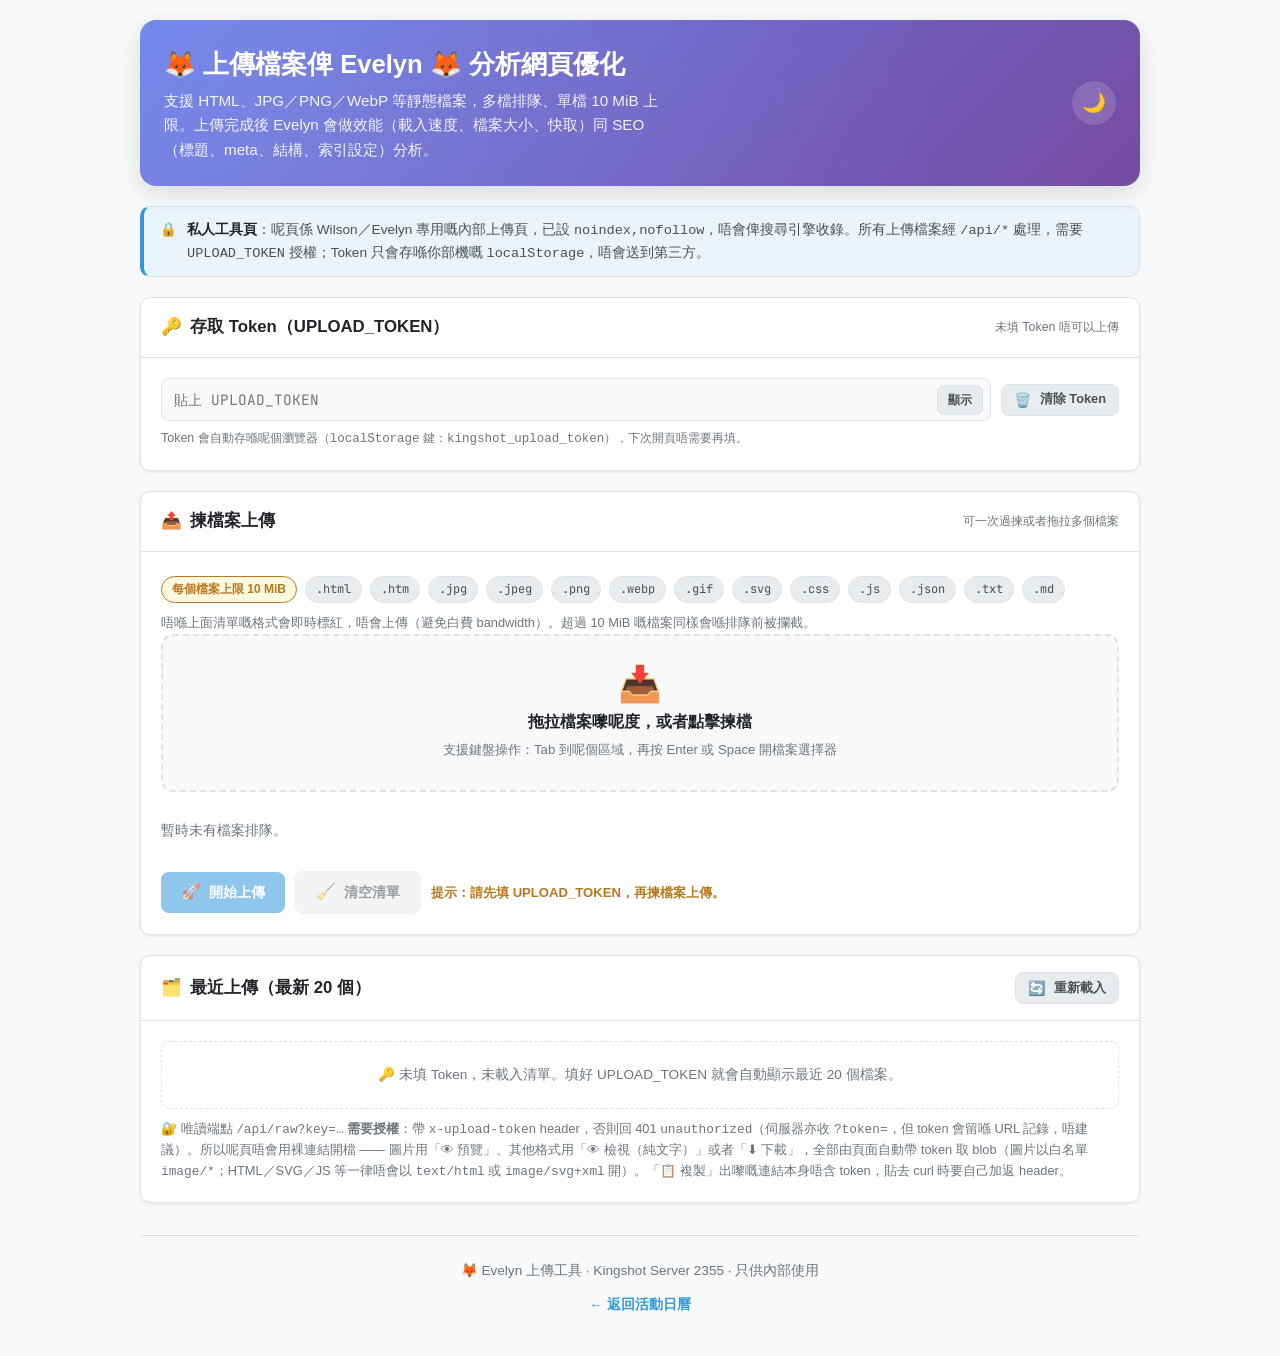
<file: docs/events/upload.html>
<!DOCTYPE html>
<html lang="zh-Hant-HK" data-theme="light">
<head>
  <meta charset="UTF-8">
  <meta name="viewport" content="width=device-width, initial-scale=1.0">
  <meta name="robots" content="noindex,nofollow">
  <meta name="description" content="Kingshot 私人工具頁：上傳 HTML / JPG 等靜態檔案俾 Evelyn 🦊 做效能與 SEO 分析。">
  <title>上傳檔案俾 Evelyn 🦊 | 網頁優化分析</title>
  <link rel="preconnect" href="https://fonts.googleapis.com">
  <link rel="preconnect" href="https://fonts.gstatic.com" crossorigin>
  <link href="https://fonts.googleapis.com/css2?family=JetBrains+Mono:wght@400;600&display=swap" rel="stylesheet">
  <style>
    /* ===========================================================
       上傳工具頁 — 視覺語言沿用 server-2355-calendar.css
       （同一套色票 / 圓角 / 陰影 / 字體 / 深淺色 theme）
       =========================================================== */
    :root {
      /* 淺色主題 */
      --bg-primary: #f8f9fa;
      --bg-secondary: #ffffff;
      --bg-tertiary: #e9ecef;
      --text-primary: #212529;
      --text-secondary: #495057;
      --text-muted: #6c757d;
      --border-color: #dee2e6;
      --shadow-sm: 0 1px 3px rgba(0,0,0,0.08);
      --shadow-md: 0 4px 12px rgba(0,0,0,0.1);
      --shadow-lg: 0 8px 24px rgba(0,0,0,0.12);
      --today-ring: #e74c3c;
      --today-bg: #fdf2f2;
      --header-gradient: linear-gradient(135deg, #667eea 0%, #764ba2 100%);
      --btn-primary: #3498db;
      --btn-primary-hover: #2980b9;
      --btn-secondary: #6c757d;
      --btn-secondary-hover: #5a6268;
      --font-sans: -apple-system, BlinkMacSystemFont, 'Segoe UI', 'Noto Sans TC', 'PingFang TC', 'Microsoft JhengHei', sans-serif;
      --font-mono: 'JetBrains Mono', 'SF Mono', 'Fira Code', monospace;
      /* 工具頁狀態色 */
      --state-ok: #27ae60;
      --state-ok-bg: #eafaf1;
      --state-warn: #b7791f;
      --state-warn-bg: #fff8e1;
      --state-error: #c0392b;
      --state-error-bg: #fdf2f2;
      --state-info-bg: #eaf4fd;
      --focus-ring: rgba(52, 152, 219, 0.35);
    }

    [data-theme="dark"] {
      --bg-primary: #1a1a2e;
      --bg-secondary: #16213e;
      --bg-tertiary: #0f3460;
      --text-primary: #eaeaea;
      --text-secondary: #b8b8b8;
      --text-muted: #888;
      --border-color: #2a2a4a;
      --shadow-sm: 0 1px 3px rgba(0,0,0,0.3);
      --shadow-md: 0 4px 12px rgba(0,0,0,0.4);
      --shadow-lg: 0 8px 24px rgba(0,0,0,0.5);
      --today-ring: #ff6b6b;
      --today-bg: #3d1a1a;
      --header-gradient: linear-gradient(135deg, #0f3460 0%, #1a1a2e 100%);
      --btn-primary: #4da6e8;
      --btn-primary-hover: #6db3ea;
      --btn-secondary: #6c757d;
      --btn-secondary-hover: #868e96;
      --state-ok: #2ecc71;
      --state-ok-bg: #14311f;
      --state-warn: #f1c40f;
      --state-warn-bg: #3a2f10;
      --state-error: #ff6b6b;
      --state-error-bg: #3d1a1a;
      --state-info-bg: #12304a;
      --focus-ring: rgba(77, 166, 232, 0.45);
    }

    * { box-sizing: border-box; margin: 0; padding: 0; }

    body {
      font-family: var(--font-sans);
      background: var(--bg-primary);
      color: var(--text-primary);
      line-height: 1.6;
      min-height: 100vh;
      transition: background 0.3s, color 0.3s;
    }

    .app-container { max-width: 1040px; margin: 0 auto; padding: 20px; }

    /* ---------- Header（同 calendar 一致） ---------- */
    .header {
      background: var(--header-gradient);
      color: white;
      border-radius: 16px;
      padding: 24px;
      margin-bottom: 20px;
      box-shadow: var(--shadow-lg);
      position: relative;
      overflow: hidden;
    }

    .header::before {
      content: '';
      position: absolute;
      top: -50%; right: -10%;
      width: 200%; height: 200%;
      background: radial-gradient(circle, rgba(255,255,255,0.1) 0%, transparent 70%);
      pointer-events: none;
    }

    .header-content {
      position: relative;
      z-index: 1;
      display: flex;
      flex-wrap: wrap;
      align-items: center;
      justify-content: space-between;
      gap: 16px;
    }

    .header-title h1 { font-size: 1.6rem; font-weight: 700; margin-bottom: 4px; }
    .header-title .subtitle { font-size: 0.95rem; opacity: 0.92; font-weight: 400; max-width: 60ch; }
    .header-controls { display: flex; gap: 12px; align-items: center; flex-wrap: wrap; }

    /* ---------- Buttons ---------- */
    .btn {
      padding: 10px 20px;
      border: none;
      border-radius: 8px;
      font-size: 0.9rem;
      font-weight: 600;
      font-family: inherit;
      cursor: pointer;
      transition: all 0.2s ease;
      display: inline-flex;
      align-items: center;
      justify-content: center;
      gap: 8px;
      text-decoration: none;
      line-height: 1.3;
    }

    .btn-primary { background: var(--btn-primary); color: #fff; }
    .btn-primary:hover:not(:disabled) { background: var(--btn-primary-hover); transform: translateY(-1px); box-shadow: var(--shadow-md); }
    .btn-secondary { background: var(--btn-secondary); color: #fff; }
    .btn-secondary:hover:not(:disabled) { background: var(--btn-secondary-hover); }
    .btn-ghost {
      background: var(--bg-tertiary);
      color: var(--text-secondary);
      border: 1px solid var(--border-color);
    }
    .btn-ghost:hover:not(:disabled) { color: var(--text-primary); border-color: var(--btn-primary); }
    .btn-sm { padding: 6px 12px; font-size: 0.8rem; }
    .btn:disabled { opacity: 0.55; cursor: not-allowed; transform: none; }
    .btn:focus-visible,
    .token-input:focus-visible { outline: 3px solid var(--focus-ring); outline-offset: 2px; }
    .btn-icon { font-size: 1.1em; }

    .theme-toggle {
      background: rgba(255,255,255,0.15);
      border: none;
      border-radius: 50%;
      width: 44px; height: 44px;
      cursor: pointer;
      display: flex; align-items: center; justify-content: center;
      font-size: 1.2rem;
      color: white;
      transition: all 0.2s;
    }
    .theme-toggle:hover { background: rgba(255,255,255,0.25); transform: rotate(15deg); }
    .theme-toggle:focus-visible { outline: 3px solid rgba(255,255,255,0.7); outline-offset: 2px; }

    /* ---------- Notice ---------- */
    .notice {
      display: flex;
      gap: 10px;
      align-items: flex-start;
      background: var(--state-info-bg);
      border: 1px solid var(--border-color);
      border-left: 4px solid var(--btn-primary);
      border-radius: 10px;
      padding: 12px 16px;
      margin-bottom: 20px;
      font-size: 0.85rem;
      color: var(--text-secondary);
    }
    .notice strong { color: var(--text-primary); }

    /* ---------- Cards ---------- */
    .card {
      background: var(--bg-secondary);
      border: 1px solid var(--border-color);
      border-radius: 10px;
      box-shadow: var(--shadow-sm);
      margin-bottom: 20px;
      overflow: hidden;
    }
    .card-header {
      display: flex;
      flex-wrap: wrap;
      align-items: center;
      justify-content: space-between;
      gap: 12px;
      padding: 16px 20px;
      border-bottom: 1px solid var(--border-color);
    }
    .card-header h2 { font-size: 1.05rem; font-weight: 700; display: flex; align-items: center; gap: 8px; }
    .card-header .card-hint { font-size: 0.78rem; color: var(--text-muted); font-weight: 400; }
    .card-body { padding: 20px; }

    /* ---------- Token ---------- */
    .token-row { display: flex; flex-wrap: wrap; gap: 10px; align-items: center; }
    .token-field { position: relative; flex: 1 1 320px; min-width: 220px; }
    .token-input {
      width: 100%;
      padding: 11px 76px 11px 12px;
      border: 1px solid var(--border-color);
      border-radius: 8px;
      background: var(--bg-primary);
      color: var(--text-primary);
      font-size: 0.9rem;
      font-family: var(--font-mono);
      transition: border-color 0.2s, box-shadow 0.2s;
    }
    .token-input:focus { outline: none; border-color: var(--btn-primary); box-shadow: 0 0 0 3px var(--focus-ring); }
    .token-input.is-invalid { border-color: var(--state-error); box-shadow: 0 0 0 3px rgba(231,76,60,0.25); }
    .token-reveal {
      position: absolute;
      top: 50%; right: 8px;
      transform: translateY(-50%);
      background: var(--bg-tertiary);
      border: 1px solid var(--border-color);
      border-radius: 6px;
      color: var(--text-secondary);
      font-size: 0.75rem;
      font-weight: 600;
      font-family: inherit;
      padding: 5px 10px;
      cursor: pointer;
    }
    .token-reveal:hover { color: var(--text-primary); border-color: var(--btn-primary); }
    .token-reveal:focus-visible { outline: 3px solid var(--focus-ring); outline-offset: 2px; }
    .hint { font-size: 0.78rem; color: var(--text-muted); margin-top: 8px; }
    .hint.is-error { color: var(--state-error); font-weight: 600; }
    .hint.is-ok { color: var(--state-ok); font-weight: 600; }

    /* ---------- Limits ---------- */
    .limits { display: flex; flex-wrap: wrap; gap: 8px; margin-top: 4px; }
    .limit-chip {
      background: var(--bg-tertiary);
      border: 1px solid var(--border-color);
      border-radius: 999px;
      padding: 3px 10px;
      font-size: 0.75rem;
      font-family: var(--font-mono);
      color: var(--text-secondary);
    }
    .limit-chip.is-max { background: var(--state-warn-bg); color: var(--state-warn); border-color: var(--state-warn); font-family: var(--font-sans); font-weight: 600; }
    .limits-note { font-size: 0.8rem; color: var(--text-muted); margin-top: 10px; }

    /* ---------- Dropzone ---------- */
    .dropzone {
      display: block;
      border: 2px dashed var(--border-color);
      border-radius: 12px;
      background: var(--bg-primary);
      padding: 30px 20px;
      text-align: center;
      cursor: pointer;
      transition: border-color 0.2s, background 0.2s, transform 0.2s;
    }
    .dropzone:hover { border-color: var(--btn-primary); }
    .dropzone:focus-within { outline: 3px solid var(--focus-ring); outline-offset: 2px; border-color: var(--btn-primary); }
    .dropzone.is-dragging {
      border-color: var(--btn-primary);
      border-style: solid;
      background: var(--state-info-bg);
      transform: scale(1.01);
      box-shadow: var(--shadow-md);
    }
    .dz-icon { font-size: 2.2rem; line-height: 1; margin-bottom: 8px; }
    .dz-title { font-size: 1rem; font-weight: 700; margin-bottom: 4px; }
    .dz-sub { font-size: 0.82rem; color: var(--text-muted); }
    .file-input {
      position: absolute;
      width: 1px; height: 1px;
      padding: 0; margin: -1px;
      overflow: hidden;
      clip: rect(0 0 0 0);
      clip-path: inset(50%);
      white-space: nowrap;
      border: 0;
    }

    /* ---------- Queue ---------- */
    .queue { list-style: none; display: flex; flex-direction: column; gap: 10px; margin-top: 16px; }
    .queue-empty { font-size: 0.85rem; color: var(--text-muted); padding: 12px 0; }
    .qitem {
      border: 1px solid var(--border-color);
      border-left: 4px solid var(--border-color);
      border-radius: 8px;
      padding: 12px 14px;
      background: var(--bg-primary);
    }
    .qitem.status-ready { border-left-color: var(--btn-primary); }
    .qitem.status-invalid { border-left-color: var(--state-error); background: var(--state-error-bg); }
    .qitem.status-uploading { border-left-color: var(--btn-primary); }
    .qitem.status-done { border-left-color: var(--state-ok); }
    .qitem.status-error { border-left-color: var(--state-error); background: var(--state-error-bg); }
    .q-top { display: flex; align-items: flex-start; gap: 10px; }
    .q-icon { font-size: 1.2rem; line-height: 1.4; }
    .q-info { flex: 1 1 auto; min-width: 0; }
    .q-name {
      font-weight: 600;
      font-size: 0.9rem;
      word-break: break-all;
      font-family: var(--font-mono);
    }
    .q-meta { font-size: 0.75rem; color: var(--text-muted); font-family: var(--font-mono); }
    .q-actions { display: flex; align-items: center; gap: 8px; flex-wrap: wrap; justify-content: flex-end; }
    .q-badge {
      font-size: 0.72rem;
      font-weight: 700;
      border-radius: 999px;
      padding: 3px 10px;
      white-space: nowrap;
      background: var(--bg-tertiary);
      color: var(--text-secondary);
      border: 1px solid var(--border-color);
    }
    .q-badge.badge-ready { background: var(--state-info-bg); color: var(--btn-primary); border-color: var(--btn-primary); }
    .q-badge.badge-invalid { background: var(--state-error-bg); color: var(--state-error); border-color: var(--state-error); }
    .q-badge.badge-uploading { background: var(--state-info-bg); color: var(--btn-primary); border-color: var(--btn-primary); }
    .q-badge.badge-done { background: var(--state-ok-bg); color: var(--state-ok); border-color: var(--state-ok); }
    .q-badge.badge-error { background: var(--state-error-bg); color: var(--state-error); border-color: var(--state-error); }

    .q-progress {
      position: relative;
      height: 8px;
      border-radius: 999px;
      background: var(--bg-tertiary);
      overflow: hidden;
      margin-top: 10px;
    }
    .q-bar {
      height: 100%;
      width: 0%;
      border-radius: 999px;
      background: var(--btn-primary);
      transition: width 0.2s ease;
    }
    .qitem.status-done .q-bar { background: var(--state-ok); }
    .qitem.status-error .q-bar { background: var(--state-error); }
    .q-progress-text { font-size: 0.72rem; color: var(--text-muted); margin-top: 4px; font-family: var(--font-mono); }

    .q-reason {
      margin-top: 8px;
      font-size: 0.8rem;
      font-weight: 600;
      color: var(--state-error);
    }
    .q-reason .q-reason-code { font-family: var(--font-mono); font-weight: 400; opacity: 0.8; }

    .q-result {
      margin-top: 12px;
      border-top: 1px dashed var(--border-color);
      padding-top: 10px;
    }
    .q-result-title { font-size: 0.8rem; font-weight: 700; color: var(--state-ok); }
    .q-result-msg { font-size: 0.82rem; color: var(--text-secondary); margin-top: 2px; }
    .q-result-row { display: flex; flex-wrap: wrap; gap: 8px; align-items: center; margin-top: 8px; }
    .raw-key {
      flex: 1 1 260px;
      min-width: 0;
      background: var(--bg-tertiary);
      border: 1px solid var(--border-color);
      border-radius: 6px;
      padding: 6px 10px;
      font-family: var(--font-mono);
      font-size: 0.75rem;
      color: var(--text-secondary);
      word-break: break-all;
    }

    .queue-toolbar { display: flex; flex-wrap: wrap; gap: 10px; align-items: center; margin-top: 18px; }
    .status-line {
      flex: 1 1 240px;
      font-size: 0.82rem;
      color: var(--text-muted);
      min-height: 1.4em;
    }
    .status-line.is-ok { color: var(--state-ok); font-weight: 600; }
    .status-line.is-error { color: var(--state-error); font-weight: 600; }
    .status-line.is-warn { color: var(--state-warn); font-weight: 600; }

    /* ---------- Recent ---------- */
    .state-box {
      border: 1px dashed var(--border-color);
      border-radius: 8px;
      padding: 22px 16px;
      text-align: center;
      font-size: 0.85rem;
      color: var(--text-muted);
    }
    .state-box.is-error { border-color: var(--state-error); color: var(--state-error); background: var(--state-error-bg); font-weight: 600; }
    .state-box.is-loading { border-style: solid; }
    .spinner {
      display: inline-block;
      width: 14px; height: 14px;
      border: 2px solid var(--border-color);
      border-top-color: var(--btn-primary);
      border-radius: 50%;
      margin-right: 8px;
      vertical-align: -2px;
      animation: spin 0.8s linear infinite;
    }
    @keyframes spin { to { transform: rotate(360deg); } }

    .recent-list { list-style: none; display: flex; flex-direction: column; gap: 8px; }
    .recent-row {
      display: flex;
      flex-wrap: wrap;
      align-items: center;
      gap: 10px;
      border: 1px solid var(--border-color);
      border-radius: 8px;
      padding: 10px 14px;
      background: var(--bg-primary);
    }
    .recent-main { flex: 1 1 240px; min-width: 0; }
    .recent-name { font-size: 0.88rem; font-weight: 600; font-family: var(--font-mono); word-break: break-all; }
    .recent-meta { font-size: 0.74rem; color: var(--text-muted); font-family: var(--font-mono); }
    .recent-actions { display: flex; gap: 8px; align-items: center; flex-wrap: wrap; }

    /* ---------- Footer ---------- */
    .footer {
      text-align: center;
      padding: 24px;
      color: var(--text-muted);
      font-size: 0.85rem;
      border-top: 1px solid var(--border-color);
      margin-top: 32px;
    }
    .footer-links { display: flex; justify-content: center; gap: 24px; margin-top: 12px; flex-wrap: wrap; }
    .footer-links a { color: var(--btn-primary); text-decoration: none; font-weight: 600; }
    .footer-links a:hover { text-decoration: underline; }

    /* ---------- a11y ---------- */
    .sr-only {
      position: absolute;
      width: 1px; height: 1px;
      padding: 0; margin: -1px;
      overflow: hidden;
      clip: rect(0 0 0 0);
      clip-path: inset(50%);
      white-space: nowrap;
      border: 0;
    }

    /* ---------- Responsive ---------- */
    @media (max-width: 768px) {
      .app-container { padding: 12px; }
      .header { padding: 16px; border-radius: 12px; }
      .header-title h1 { font-size: 1.3rem; }
      .card-body { padding: 14px; }
      .card-header { padding: 14px; }
      .dropzone { padding: 22px 14px; }
      .q-top { flex-wrap: wrap; }
      .q-actions { width: 100%; justify-content: flex-start; }
      .queue-toolbar .btn { flex: 1 1 auto; }
      .recent-actions { width: 100%; }
      .token-field { flex-basis: 100%; }
    }

    /* ---------- Reduced motion ---------- */
    @media (prefers-reduced-motion: reduce) {
      *, *::before, *::after {
        animation-duration: 0.001ms !important;
        animation-iteration-count: 1 !important;
        transition-duration: 0.001ms !important;
        scroll-behavior: auto !important;
      }
      .btn-primary:hover:not(:disabled) { transform: none; }
      .theme-toggle:hover { transform: none; }
      .dropzone.is-dragging { transform: none; }
    }

    @media print {
      .dropzone, .queue-toolbar, .theme-toggle, .btn { display: none !important; }
    }
  </style>
</head>
<body>
  <div class="app-container">
    <!-- Header -->
    <header class="header">
      <div class="header-content">
        <div class="header-title">
          <h1>🦊 上傳檔案俾 Evelyn 🦊 分析網頁優化</h1>
          <div class="subtitle">支援 HTML、JPG／PNG／WebP 等靜態檔案，多檔排隊、單檔 10 MiB 上限。上傳完成後 Evelyn 會做效能（載入速度、檔案大小、快取）同 SEO（標題、meta、結構、索引設定）分析。</div>
        </div>
        <div class="header-controls">
          <button class="theme-toggle" id="theme-toggle" aria-label="切換深色／淺色模式" title="切換主題">
            <span id="theme-icon">🌙</span>
          </button>
        </div>
      </div>
    </header>

    <!-- Private tool notice -->
    <div class="notice" role="note">
      <span aria-hidden="true">🔒</span>
      <div>
        <strong>私人工具頁</strong>：呢頁係 Wilson／Evelyn 專用嘅內部上傳頁，已設 <code>noindex,nofollow</code>，唔會俾搜尋引擎收錄。所有上傳檔案經 <code>/api/*</code> 處理，需要 <code>UPLOAD_TOKEN</code> 授權；Token 只會存喺你部機嘅 <code>localStorage</code>，唔會送到第三方。
      </div>
    </div>

    <!-- Token -->
    <section class="card" aria-labelledby="token-heading">
      <div class="card-header">
        <h2 id="token-heading"><span aria-hidden="true">🔑</span> 存取 Token（UPLOAD_TOKEN）</h2>
        <span class="card-hint">未填 Token 唔可以上傳</span>
      </div>
      <div class="card-body">
        <div class="token-row">
          <div class="token-field">
            <label class="sr-only" for="token-input">UPLOAD_TOKEN</label>
            <input class="token-input" id="token-input" type="password" inputmode="text"
                   autocomplete="off" autocapitalize="off" spellcheck="false"
                   placeholder="貼上 UPLOAD_TOKEN" aria-describedby="token-hint">
            <button class="token-reveal" id="token-reveal" type="button" aria-pressed="false"
                    aria-controls="token-input" aria-label="顯示 Token">顯示</button>
          </div>
          <button class="btn btn-ghost btn-sm" id="token-clear" type="button">
            <span class="btn-icon" aria-hidden="true">🗑️</span> 清除 Token
          </button>
        </div>
        <p class="hint" id="token-hint">Token 會自動存喺呢個瀏覽器（<code>localStorage</code> 鍵：<code>kingshot_upload_token</code>），下次開頁唔需要再填。</p>
      </div>
    </section>

    <!-- Limits + dropzone + queue -->
    <section class="card" aria-labelledby="upload-heading">
      <div class="card-header">
        <h2 id="upload-heading"><span aria-hidden="true">📤</span> 揀檔案上傳</h2>
        <span class="card-hint">可一次過揀或者拖拉多個檔案</span>
      </div>
      <div class="card-body">
        <div class="limits" aria-label="上傳限制">
          <span class="limit-chip is-max">每個檔案上限 10 MiB</span>
          <span class="limit-chip">.html</span>
          <span class="limit-chip">.htm</span>
          <span class="limit-chip">.jpg</span>
          <span class="limit-chip">.jpeg</span>
          <span class="limit-chip">.png</span>
          <span class="limit-chip">.webp</span>
          <span class="limit-chip">.gif</span>
          <span class="limit-chip">.svg</span>
          <span class="limit-chip">.css</span>
          <span class="limit-chip">.js</span>
          <span class="limit-chip">.json</span>
          <span class="limit-chip">.txt</span>
          <span class="limit-chip">.md</span>
        </div>
        <p class="limits-note">唔喺上面清單嘅格式會即時標紅，唔會上傳（避免白費 bandwidth）。超過 10 MiB 嘅檔案同樣會喺排隊前被攔截。</p>

        <label class="dropzone" id="dropzone" for="file-input">
          <input class="file-input" id="file-input" type="file" multiple
                 accept=".html,.htm,.jpg,.jpeg,.png,.webp,.gif,.svg,.css,.js,.json,.txt,.md"
                 aria-describedby="dz-help">
          <div class="dz-icon" aria-hidden="true">📥</div>
          <div class="dz-title">拖拉檔案嚟呢度，或者點擊揀檔</div>
          <div class="dz-sub" id="dz-help">支援鍵盤操作：Tab 到呢個區域，再按 Enter 或 Space 開檔案選擇器</div>
        </label>

        <ul class="queue" id="queue" aria-label="上傳佇列"></ul>
        <p class="queue-empty" id="queue-empty">暫時未有檔案排隊。</p>

        <div class="queue-toolbar">
          <button class="btn btn-primary" id="upload-btn" type="button">
            <span class="btn-icon" aria-hidden="true">🚀</span> 開始上傳
          </button>
          <button class="btn btn-ghost" id="clear-btn" type="button">
            <span class="btn-icon" aria-hidden="true">🧹</span> 清空清單
          </button>
          <span class="status-line" id="status-line" role="status" aria-live="polite"></span>
        </div>
      </div>
    </section>

    <!-- Recent -->
    <section class="card" aria-labelledby="recent-heading">
      <div class="card-header">
        <h2 id="recent-heading"><span aria-hidden="true">🗂️</span> 最近上傳（最新 20 個）</h2>
        <button class="btn btn-ghost btn-sm" id="recent-refresh" type="button">
          <span class="btn-icon" aria-hidden="true">🔄</span> 重新載入
        </button>
      </div>
      <div class="card-body">
        <div id="recent-container" aria-live="polite">
          <div class="state-box is-loading"><span class="spinner" aria-hidden="true"></span>載入中…</div>
        </div>
        <p class="limits-note" id="recent-note">🔐 唯讀端點 <code>/api/raw?key=…</code> <strong>需要授權</strong>：帶 <code>x-upload-token</code> header，否則回 401 <code>unauthorized</code>（伺服器亦收 <code>?token=</code>，但 token 會留喺 URL 記錄，唔建議）。所以呢頁唔會用裸連結開檔 —— 圖片用「👁 預覽」、其他格式用「👁 檢視（純文字）」或者「⬇ 下載」，全部由頁面自動帶 token 取 blob（圖片以白名單 <code>image/*</code>；HTML／SVG／JS 等一律唔會以 <code>text/html</code> 或 <code>image/svg+xml</code> 開）。「📋 複製」出嚟嘅連結本身唔含 token，貼去 curl 時要自己加返 header。</p>
      </div>
    </section>

    <!-- Footer -->
    <footer class="footer">
      <div>🦊 Evelyn 上傳工具 · Kingshot Server 2355 · 只供內部使用</div>
      <div class="footer-links">
        <a href="./">← 返回活動日曆</a>
      </div>
    </footer>
  </div>

  <!-- Screen-reader live region -->
  <div class="sr-only" id="sr-live" role="status" aria-live="polite" aria-atomic="true"></div>

  <script>
  (function () {
    'use strict';

    /* ============================ 設定 ============================ */
    var MAX_SIZE = 10 * 1024 * 1024;               // 10 MiB
    var MAX_SIZE_LABEL = '10 MiB';
    var TOKEN_STORAGE_KEY = 'kingshot_upload_token';
    var THEME_STORAGE_KEY = 'server2355-theme';
    var RECENT_LIMIT = 20;
    var ALLOWED_EXT = ['html', 'htm', 'jpg', 'jpeg', 'png', 'webp', 'gif', 'svg', 'css', 'js', 'json', 'txt', 'md'];

    var ERROR_TEXT = {
      unauthorized: 'Token 失效或者未設定，請檢查 UPLOAD_TOKEN',
      too_large: '檔案超過 10 MiB',
      unsupported_type: '唔支援嘅檔案類型',
      no_file: '伺服器收唔到檔案，請再試一次',
      bad_key: '檔案 key 格式唔啱（唔係伺服器認可嘅格式）',
      bad_request: '請求格式唔啱（JSON body 解析失敗）',
      not_found: '伺服器搵唔到呢個檔案（可能已經被刪除）',
      method_not_allowed: 'HTTP 方法唔啱（呢個端點只收 POST）',
      no_storage: '伺服器未配置儲存空間（UPLOADS／KV binding 未設好）',
      storage_error: '伺服器寫入儲存失敗，請稍後再試',
      internal_error: '伺服器內部錯誤，請稍後再試或者通知 Evelyn'
    };

    var STATUS_BADGE = {
      ready: { text: '待上傳', cls: 'badge-ready', icon: '📄' },
      uploading: { text: '上傳中', cls: 'badge-uploading', icon: '⏫' },
      done: { text: '已完成', cls: 'badge-done', icon: '✅' },
      error: { text: '失敗', cls: 'badge-error', icon: '⚠️' },
      invalid: { text: '格式／大小不符', cls: 'badge-invalid', icon: '⛔' }
    };

    /* ============================ 狀態 ============================ */
    var queue = [];          // {id, file, status, progress, reason, errorCode, result}
    var queueSeq = 0;
    var isUploading = false;
    var recentState = { kind: 'loading' };
    var els = {};

    /* ============================ 小工具 ============================ */
    function $(id) { return document.getElementById(id); }

    function escapeHtml(value) {
      return String(value === undefined || value === null ? '' : value)
        .replace(/&/g, '&amp;')
        .replace(/</g, '&lt;')
        .replace(/>/g, '&gt;')
        .replace(/"/g, '&quot;')
        .replace(/'/g, '&#39;');
    }

    function extOf(name) {
      var idx = String(name).lastIndexOf('.');
      if (idx < 0 || idx === String(name).length - 1) return '';
      return String(name).slice(idx + 1).toLowerCase();
    }

    function fmtSize(bytes) {
      var n = Number(bytes);
      if (!isFinite(n) || n < 0) return '未知大小';
      if (n < 1024) return n + ' B';
      if (n < 1024 * 1024) return (n / 1024).toFixed(1) + ' KiB';
      return (n / (1024 * 1024)).toFixed(2) + ' MiB';
    }

    function fmtTime(iso) {
      if (!iso) return '時間未知';
      var d = new Date(iso);
      if (isNaN(d.getTime())) return String(iso);
      function pad(v) { return (v < 10 ? '0' : '') + v; }
      return d.getFullYear() + '-' + pad(d.getMonth() + 1) + '-' + pad(d.getDate()) +
        ' ' + pad(d.getHours()) + ':' + pad(d.getMinutes());
    }

    function rawUrl(key) {
      return '/api/raw?key=' + encodeURIComponent(String(key));
    }

    function parseJson(text) {
      try { return JSON.parse(text); } catch (e) { return null; }
    }

    function tokenOrEmpty() {
      try { return localStorage.getItem(TOKEN_STORAGE_KEY) || ''; } catch (e) { return ''; }
    }

    function saveToken(value) {
      try {
        if (value) localStorage.setItem(TOKEN_STORAGE_KEY, value);
        else localStorage.removeItem(TOKEN_STORAGE_KEY);
      } catch (e) { /* 私密模式可能停用 localStorage，唔影響本次操作 */ }
    }

    function announce(text) {
      if (els.srLive) els.srLive.textContent = text;
    }

    function setStatus(text, kind) {
      if (!els.statusLine) return;
      els.statusLine.textContent = text || '';
      els.statusLine.className = 'status-line' + (kind ? ' is-' + kind : '');
    }

    /* ============================ Token ============================ */
    function updateTokenUI(showInlineError) {
      var token = els.tokenInput ? els.tokenInput.value.trim() : '';
      var hint = els.tokenHint;
      if (!hint) return;
      var hasToken = token.length > 0;
      els.tokenInput.classList.toggle('is-invalid', !hasToken && !!showInlineError);
      if (!hasToken) {
        hint.className = 'hint' + (showInlineError ? ' is-error' : '');
        hint.innerHTML = showInlineError
          ? '⚠️ 未填 Token：請先貼上 UPLOAD_TOKEN，否則唔可以上傳。（Token 由 Evelyn 提供）'
          : 'Token 會自動存喺呢個瀏覽器（<code>localStorage</code> 鍵：<code>kingshot_upload_token</code>），下次開頁唔需要再填。';
      } else {
        hint.className = 'hint is-ok';
        hint.textContent = '✅ 已儲存 Token 喺此瀏覽器（' + token.length + ' 個字元）。';
      }
      updateToolbarState();
    }

    function updateToolbarState() {
      var hasToken = !!tokenOrEmpty();
      var readyCount = queue.filter(function (i) { return i.status === 'ready'; }).length;
      if (els.uploadBtn) els.uploadBtn.disabled = isUploading || readyCount === 0;
      if (els.clearBtn) els.clearBtn.disabled = isUploading || queue.length === 0;
      if (!isUploading) {
        if (readyCount > 0 && !hasToken) setStatus('仲有 ' + readyCount + ' 個檔案待上傳，但未填 Token。', 'warn');
      }
    }

    /* ============================ 驗證 ============================ */
    function validateFile(file) {
      if (file.size > MAX_SIZE) {
        return { code: 'too_large', text: '檔案 ' + fmtSize(file.size) + '，超過單檔上限 ' + MAX_SIZE_LABEL + '。' };
      }
      if (file.size === 0) {
        return { code: 'empty_file', text: '呢個檔案係 0 bytes，冇內容可以分析。' };
      }
      var ext = extOf(file.name);
      if (!ext) {
        return { code: 'unsupported_type', text: '檔案冇副檔名，唔可以判斷類型。' };
      }
      if (ALLOWED_EXT.indexOf(ext) === -1) {
        return { code: 'unsupported_type', text: '唔支援 .' + ext + ' 格式。只收：' + ALLOWED_EXT.join('、') + '。' };
      }
      return null;
    }

    function addFiles(fileList) {
      if (!fileList || !fileList.length) return;
      var added = 0;
      var rejected = 0;
      for (var i = 0; i < fileList.length; i++) {
        var file = fileList[i];
        var problem = validateFile(file);
        queueSeq += 1;
        queue.push({
          id: 'q' + queueSeq,
          file: file,
          status: problem ? 'invalid' : 'ready',
          progress: 0,
          reason: problem ? problem.text : '',
          errorCode: problem ? problem.code : '',
          result: null
        });
        if (problem) rejected += 1; else added += 1;
      }
      renderQueue();
      var msg = '已加入 ' + added + ' 個檔案';
      if (rejected) msg += '，' + rejected + ' 個唔符合規定（已標紅，唔會上傳）';
      setStatus(msg + '。', rejected ? 'warn' : 'ok');
      announce(msg + '。');
    }

    /* ============================ 佇列渲染 ============================ */
    function renderQueue() {
      var list = els.queue;
      if (!list) return;
      list.innerHTML = queue.map(itemMarkup).join('');
      if (els.queueEmpty) els.queueEmpty.style.display = queue.length ? 'none' : 'block';
      // 綁定移除按鈕
      Array.prototype.forEach.call(list.querySelectorAll('[data-remove]'), function (btn) {
        btn.addEventListener('click', function () {
          removeItem(btn.getAttribute('data-remove'));
        });
      });
      // 綁定複製按鈕
      Array.prototype.forEach.call(list.querySelectorAll('[data-copy]'), function (btn) {
        btn.addEventListener('click', function () {
          copyText(btn.getAttribute('data-copy'), btn);
        });
      });
      // 綁定重試按鈕
      Array.prototype.forEach.call(list.querySelectorAll('[data-retry]'), function (btn) {
        btn.addEventListener('click', function () {
          resetItem(btn.getAttribute('data-retry'));
        });
      });
      // 綁定預覽／純文字檢視／下載（全部自動帶 token 取 blob）
      bindAssetActions(list);
      // 快取 DOM 參照（供進度更新用）
      queue.forEach(function (item) {
        item.el = list.querySelector('[data-id="' + item.id + '"]');
      });
      updateToolbarState();
    }

    function itemMarkup(item) {
      var badge = STATUS_BADGE[item.status] || STATUS_BADGE.ready;
      var ext = extOf(item.file.name).toUpperCase() || '未知格式';
      var html = '';
      html += '<li class="qitem status-' + item.status + '" data-id="' + item.id + '">';
      html += '<div class="q-top">';
      html += '<span class="q-icon" aria-hidden="true">' + badge.icon + '</span>';
      html += '<div class="q-info">';
      html += '<div class="q-name">' + escapeHtml(item.file.name) + '</div>';
      html += '<div class="q-meta">' + escapeHtml(fmtSize(item.file.size)) + ' · ' + escapeHtml(ext) + '</div>';
      html += '</div>';
      html += '<div class="q-actions">';
      html += '<span class="q-badge ' + badge.cls + '">' + badge.text + '</span>';
      if (item.status === 'ready' || item.status === 'invalid' || item.status === 'error') {
        if (item.status === 'error') {
          html += '<button class="btn btn-ghost btn-sm" type="button" data-retry="' + item.id + '"' +
            ' aria-label="重試上傳 ' + escapeHtml(item.file.name) + '">↻ 重試</button>';
        }
        html += '<button class="btn btn-ghost btn-sm" type="button" data-remove="' + item.id + '"' +
          ' aria-label="從清單移除 ' + escapeHtml(item.file.name) + '">移除</button>';
      }
      html += '</div></div>';

      if (item.status === 'uploading' || item.status === 'done' || item.status === 'error') {
        html += '<div class="q-progress" role="progressbar" aria-valuemin="0" aria-valuemax="100" aria-valuenow="' +
          item.progress + '" aria-label="' + escapeHtml(item.file.name) + ' 上傳進度">';
        html += '<div class="q-bar" style="width:' + item.progress + '%;"></div></div>';
        html += '<div class="q-progress-text">' + item.progress + '%</div>';
      }

      if (item.status === 'invalid') {
        html += '<div class="q-reason">⛔ ' + escapeHtml(item.reason) +
          (item.errorCode ? ' <span class="q-reason-code">(' + escapeHtml(item.errorCode) + ')</span>' : '') + '</div>';
      }

      if (item.status === 'error') {
        html += '<div class="q-reason">⚠️ ' + escapeHtml(item.reason) +
          (item.errorCode ? ' <span class="q-reason-code">(' + escapeHtml(item.errorCode) + ')</span>' : '') + '</div>';
      }

      if (item.status === 'done' && item.result) {
        var key = item.result.key || '';
        var rawLink = item.result.url || rawUrl(key);
        var doneName = item.result.name || item.file.name;
        html += '<div class="q-result">';
        html += '<div class="q-result-title">✅ 上傳結果</div>';
        html += '<div class="q-result-msg">已收到，Evelyn 會分析 🦊（' + escapeHtml(doneName) +
          ' · ' + escapeHtml(fmtSize(item.result.size || item.file.size)) + '）</div>';
        html += '<div class="q-result-row">';
        html += '<code class="raw-key">' + escapeHtml(rawLink) + '</code>';
        html += '<button class="btn btn-secondary btn-sm" type="button" data-copy="' + escapeHtml(rawLink) + '">📋 複製連結</button>';
        html += assetButtonsMarkup(key, doneName, assetKind(doneName));
        html += '</div>';
        html += '<p class="limits-note">🔐 上面條連結唔含 token：<code>/api/raw</code> 要帶 <code>x-upload-token</code> header 才讀到，貼去 curl 時請自己加返（伺服器亦收 <code>?token=</code>，但 token 會留喺 URL 同瀏覽器記錄，唔建議）。頁內嘅「預覽／檢視／下載」會自動帶 token 取檔；非圖片格式一律唔會以 <code>text/html</code> 開新視窗。</p>';
        html += '</div>';
      }

      html += '</li>';
      return html;
    }

    function removeItem(id) {
      if (isUploading) return;
      queue = queue.filter(function (i) { return i.id !== id; });
      renderQueue();
      setStatus('已移除 1 個檔案。', null);
    }

    /* 失敗後可以重試：由 error 狀態重返 ready */
    function resetItem(id) {
      if (isUploading) return;
      var item = queue.filter(function (i) { return i.id === id; })[0];
      if (!item || item.status !== 'error') return;
      item.status = 'ready';
      item.progress = 0;
      item.reason = '';
      item.errorCode = '';
      item.result = null;
      renderQueue();
      setStatus('已將 ' + item.file.name + ' 重設為待上傳，可以再撳「開始上傳」。', null);
      announce(item.file.name + ' 已重設為待上傳。');
    }

    function paintProgress(item) {
      if (!item.el) return;
      var bar = item.el.querySelector('.q-bar');
      var wrap = item.el.querySelector('.q-progress');
      var text = item.el.querySelector('.q-progress-text');
      if (bar) bar.style.width = item.progress + '%';
      if (wrap) wrap.setAttribute('aria-valuenow', String(item.progress));
      if (text) text.textContent = item.progress + '%';
    }

    /* ============================ 上傳 ============================ */
    function uploadAll() {
      if (isUploading) return;
      var token = tokenOrEmpty();
      if (!token) {
        updateTokenUI(true);
        setStatus('未填 Token，唔可以上傳。請先貼上 UPLOAD_TOKEN。', 'error');
        announce('未填 Token，唔可以上傳。');
        if (els.tokenInput) els.tokenInput.focus();
        return;
      }
      var pending = queue.filter(function (i) { return i.status === 'ready'; });
      if (!pending.length) {
        setStatus('冇待上傳嘅檔案（格式／大小不符嘅檔案已經被攔截）。', 'warn');
        announce('冇待上傳嘅檔案。');
        return;
      }
      isUploading = true;
      updateToolbarState();
      setStatus('開始上傳 ' + pending.length + ' 個檔案…', null);
      announce('開始上傳 ' + pending.length + ' 個檔案。');

      var chain = Promise.resolve();
      pending.forEach(function (item) {
        chain = chain.then(function () { return uploadOne(item); });
      });
      chain.then(function () {
        isUploading = false;
        var okCount = queue.filter(function (i) { return i.status === 'done'; }).length;
        var failCount = queue.filter(function (i) { return i.status === 'error'; }).length;
        renderQueue();
        if (failCount) setStatus('完成：' + okCount + ' 個成功，' + failCount + ' 個失敗。', 'error');
        else setStatus('全部 ' + okCount + ' 個檔案上傳成功，Evelyn 會分析。', 'ok');
        announce('上傳完成：' + okCount + ' 個成功，' + failCount + ' 個失敗。');
      });
    }

    function uploadOne(item) {
      return new Promise(function (resolve) {
        var token = tokenOrEmpty();
        item.status = 'uploading';
        item.progress = 0;
        item.errorCode = '';
        item.reason = '';
        renderQueue();

        var xhr = new XMLHttpRequest();
        var form = new FormData();
        form.append('file', item.file, item.file.name);
        form.append('token', token);

        xhr.open('POST', '/api/upload', true);
        try { xhr.setRequestHeader('x-upload-token', token); } catch (e) { /* 忽略 */ }
        xhr.timeout = 5 * 60 * 1000;

        xhr.upload.onprogress = function (evt) {
          if (evt.lengthComputable && evt.total > 0) {
            item.progress = Math.min(100, Math.round((evt.loaded / evt.total) * 100));
            paintProgress(item);
          }
        };

        xhr.onload = function () {
          var payload = parseJson(xhr.responseText);
          if (xhr.status === 200 && payload && payload.ok && payload.file) {
            item.status = 'done';
            item.progress = 100;
            item.result = payload.file;
            item.reason = '';
            item.errorCode = '';
            renderQueue();
            setStatus('✅ ' + item.file.name + ' 已收到，Evelyn 會分析。', 'ok');
            announce(item.file.name + ' 上傳成功，已收到。');
            loadRecent();
          } else {
            var code = (payload && payload.error) ? String(payload.error) : '';
            item.status = 'error';
            item.errorCode = code || ('http_' + xhr.status);
            item.reason = describeError(code, xhr.status, payload, xhr.responseText);
            renderQueue();
            setStatus('❌ ' + item.file.name + '：' + item.reason, 'error');
            announce(item.file.name + ' 上傳失敗：' + item.reason);
          }
          resolve();
        };

        xhr.onerror = function () {
          item.status = 'error';
          item.errorCode = 'network_error';
          item.reason = '網絡連線失敗（可能斷線、被防火牆擋，或者站台暫時唔通）。可以重試。';
          renderQueue();
          setStatus('❌ ' + item.file.name + '：網絡連線失敗。', 'error');
          announce(item.file.name + ' 上傳失敗：網絡連線失敗。');
          resolve();
        };

        xhr.ontimeout = function () {
          item.status = 'error';
          item.errorCode = 'timeout';
          item.reason = '上傳超時（等待超過 5 分鐘），請檢查網絡後重試。';
          renderQueue();
          setStatus('❌ ' + item.file.name + '：上傳超時。', 'error');
          announce(item.file.name + ' 上傳失敗：超時。');
          resolve();
        };

        xhr.send(form);
      });
    }

    function describeError(code, status, payload, rawText, ctx) {
      if (code === 'too_large') {
        // 伺服器有回 maxBytes 而且同前端常數唔一樣 → 照伺服器講嘅數講返出嚟
        if (payload && payload.maxBytes && Number(payload.maxBytes) !== MAX_SIZE) {
          return '檔案超過 ' + fmtSize(payload.maxBytes);
        }
        return ERROR_TEXT.too_large;
      }
      if (code === 'unsupported_type' && payload && Array.isArray(payload.allowed) && payload.allowed.length) {
        return '唔支援嘅檔案類型（伺服器只收：' + payload.allowed.join('、') + '）';
      }
      // /api/raw 同 /api/delete 回 404 = 檔案唔見咗；/api/upload 回 404 = 路由未部署
      if (status === 404) {
        if (ctx === 'raw' || ctx === 'delete') return ERROR_TEXT.not_found;
        return '伺服器搵唔到 /api/upload（HTTP 404），可能 API 未部署。';
      }
      if (code && ERROR_TEXT[code]) return ERROR_TEXT[code];
      if (code) return '伺服器回報錯誤碼：' + code;
      if (status === 401) return ERROR_TEXT.unauthorized;
      if (status === 413) return ERROR_TEXT.too_large;
      if (status === 415) return ERROR_TEXT.unsupported_type;
      if (status === 400) return ERROR_TEXT.no_file;
      if (status === 405) return ERROR_TEXT.method_not_allowed;
      if (status === 429) return '上傳太頻繁（HTTP 429），請等一等再試。';
      if (status >= 500) return '伺服器錯誤（HTTP ' + status + '），請稍後再試或者通知 Evelyn。';
      if (!parseJson(rawText)) return '伺服器回應唔係 JSON（HTTP ' + status + '），API 可能未部署或路徑唔啱。';
      if (payload && payload.message) return String(payload.message);
      return '上傳失敗（HTTP ' + status + '）。';
    }

    /* ============================ 複製連結 ============================ */
    function copyText(text, btn) {
      var original = btn ? btn.textContent : '';
      function ok() {
        if (btn) {
          btn.textContent = '✅ 已複製';
          setTimeout(function () { btn.textContent = original; }, 1800);
        }
        setStatus('已複製連結：' + text, 'ok');
        announce('已複製連結。');
      }
      function fail() {
        if (btn) {
          btn.textContent = '⚠️ 請手動複製';
          setTimeout(function () { btn.textContent = original; }, 2200);
        }
        setStatus('自動複製失敗，請手動選取連結文字複製。', 'error');
        announce('自動複製失敗，請手動複製。');
      }
      if (navigator.clipboard && navigator.clipboard.writeText) {
        navigator.clipboard.writeText(text).then(ok, function () { legacyCopy(text) ? ok() : fail(); });
      } else {
        legacyCopy(text) ? ok() : fail();
      }
    }

    function legacyCopy(text) {
      var area = document.createElement('textarea');
      area.value = text;
      area.setAttribute('readonly', '');
      area.style.position = 'fixed';
      area.style.top = '-1000px';
      area.style.opacity = '0';
      document.body.appendChild(area);
      var done = false;
      try {
        area.select();
        area.setSelectionRange(0, area.value.length);
        done = document.execCommand('copy');
      } catch (e) {
        done = false;
      }
      document.body.removeChild(area);
      return done;
    }

    /* ==================== 安全取檔預覽／下載（/api/raw 需要 token） ==================== */

    /**
     * 只有呢五種 raster 圖可以喺新 tab 用 image/* 顯示。
     * 刻意唔包 svg：image/svg+xml 開新 tab 係可以執行 <script> 嘅文件。
     */
    var IMAGE_MIME = {
      jpg: 'image/jpeg',
      jpeg: 'image/jpeg',
      png: 'image/png',
      webp: 'image/webp',
      gif: 'image/gif'
    };

    /** image = 可以喺新 tab 以 image/* 預覽；其他一律當 text（只可下載／純文字檢視） */
    function assetKind(name) {
      return Object.prototype.hasOwnProperty.call(IMAGE_MIME, extOf(name)) ? 'image' : 'text';
    }

    /**
     * 強制決定 blob 嘅 MIME type —— 呢個係整套防 XSS 嘅關鍵。
     * /api/raw 回嘅 Content-Type 來自上傳時嘅 metadata（上傳者自己宣告），
     * 即係一個 .jpg 可以宣告成 text/html；所以伺服器回咩 type 都一律唔採用。
     * 只認呢三種輸出：白名單 raster image/*、text/plain、application/octet-stream。
     */
    function forcedBlobType(mode, name) {
      if (mode === 'image-preview') {
        return Object.prototype.hasOwnProperty.call(IMAGE_MIME, extOf(name)) ? IMAGE_MIME[extOf(name)] : null;
      }
      if (mode === 'text-view') return 'text/plain;charset=utf-8';   // 純文字，唔會執行
      return 'application/octet-stream';                              // 下載專用，唔會執行
    }

    function rawError(code, status, message) {
      var err = new Error(message);
      err.code = code || 'raw_error';
      err.status = status || 0;
      return err;
    }

    /**
     * GET /api/raw?key=…（一定要帶 x-upload-token）
     * → 回一個「安全 MIME type」嘅 blob URL。
     * 注意：response body 只可以讀一次，所以先睇 status 再決定讀 text 定 blob。
     */
    function fetchRawBlobUrl(key, name, mode) {
      var token = tokenOrEmpty();
      if (!token) {
        return Promise.reject(rawError('unauthorized', 0, 'Token 失效或者未設定，所以讀唔到檔案。請先喺上面填 UPLOAD_TOKEN。'));
      }
      if (mode === 'image-preview' && !forcedBlobType(mode, name)) {
        return Promise.reject(rawError('unsupported_preview', 0, '呢個格式唔可以喺新 tab 預覽（為安全起見只可以下載或者以純文字檢視）。'));
      }
      return fetch('/api/raw?key=' + encodeURIComponent(String(key)), {
        method: 'GET',
        headers: { 'x-upload-token': token },
        cache: 'no-store'
      }).then(function (res) {
        if (res.status === 401) {
          return res.text().then(function () {
            throw rawError('unauthorized', 401, ERROR_TEXT.unauthorized);
          });
        }
        if (res.status !== 200) {
          return res.text().then(function (text) {
            var payload = parseJson(text);
            throw rawError(payload && payload.error, res.status,
              describeError(payload && payload.error, res.status, payload, text, 'raw'));
          });
        }
        return res.blob().then(function (blob) {
          return URL.createObjectURL(new Blob([blob], { type: forcedBlobType(mode, name) }));
        });
      });
    }

    /**
     * 一個入口做三件事：
     *   image-preview → blob type = 副檔名推嘅 image/*（唔係 text/html、唔係 image/svg+xml）→ 新 tab 睇圖
     *   text-view     → blob type = text/plain;charset=utf-8 → 新 tab 當純文字睇（HTML／SVG／JS 唔會執行）
     *   download      → blob type = application/octet-stream + <a download> → 只存檔
     * blob URL 用完全之後（60 秒）URL.revokeObjectURL() 釋放。
     */
    function openRawAsset(key, name, mode, btn) {
      if (!key) return;
      var label = btn ? btn.textContent : '';
      if (btn) { btn.disabled = true; btn.textContent = '取檔中…'; }
      function restore() { if (btn) { btn.disabled = false; btn.textContent = label; } }
      function fail(err) {
        var msg = (err && err.status === 401) ? ERROR_TEXT.unauthorized : (err && err.message ? err.message : '未知錯誤');
        setStatus('❌ ' + msg, 'error');
        announce('讀取檔案失敗：' + msg);
      }
      fetchRawBlobUrl(key, name, mode).then(function (url) {
        if (mode === 'download') {
          var a = document.createElement('a');
          a.href = url;
          a.download = name || 'download';
          a.rel = 'noopener';
          document.body.appendChild(a);
          a.click();
          document.body.removeChild(a);
          setStatus('⬇ 已開始下載 ' + (name || key) + '（以 application/octet-stream 存檔，唔會執行）。', 'ok');
          announce('已開始下載 ' + (name || key));
        } else {
          // 刻意唔喺 features 傳 'noopener'／'noreferrer'：依 HTML spec 咁做 window.open 會回 null，
          // 咁就分唔到「被封鎖」同「開咗」；改為開完即刻 win.opener = null 切斷關係。
          // （blob type 只有 image/* 或 text/plain，兩者都唔會執行 script。）
          var win = window.open(url, '_blank');
          if (win) { try { win.opener = null; } catch (e) { /* 忽略 */ } }
          var what = mode === 'image-preview' ? '圖片預覽' : '純文字檢視';
          if (win) {
            setStatus('👁 已喺新 tab 開' + what + '：' + (name || key) +
              (mode === 'image-preview' ? '（以 image/* 顯示）' : '（以 text/plain 顯示，唔會執行內容）'), 'ok');
            announce('已開啟' + what + '。');
          } else {
            setStatus('⚠️ 瀏覽器擋咗彈出視窗，請容許本站開彈窗之後再撳一次。', 'error');
            announce('彈出視窗被封鎖，未開到預覽。');
          }
        }
        // blob 已經交咗俾新 tab／下載，等佢讀完先釋放
        setTimeout(function () { URL.revokeObjectURL(url); }, 60000);
      }, fail).then(restore);
    }

    /** 每個檔案嘅動作掣：圖片 → 預覽；其他 → 純文字檢視 + 下載 */
    function assetButtonsMarkup(key, name, kind) {
      if (!key) return '';
      var attrs = ' data-key="' + escapeHtml(key) + '" data-name="' + escapeHtml(name) + '"';
      if (kind === 'image') {
        return '<button class="btn btn-primary btn-sm" type="button" data-preview="1"' + attrs + '>👁 預覽</button>';
      }
      return '<button class="btn btn-ghost btn-sm" type="button" data-viewtext="1"' + attrs + '>👁 檢視（純文字）</button>' +
        '<button class="btn btn-ghost btn-sm" type="button" data-download="1"' + attrs + '>⬇ 下載</button>';
    }

    function bindAssetActions(scope) {
      if (!scope) return;
      Array.prototype.forEach.call(scope.querySelectorAll('[data-preview]'), function (btn) {
        btn.addEventListener('click', function () {
          openRawAsset(btn.getAttribute('data-key'), btn.getAttribute('data-name'), 'image-preview', btn);
        });
      });
      Array.prototype.forEach.call(scope.querySelectorAll('[data-viewtext]'), function (btn) {
        btn.addEventListener('click', function () {
          openRawAsset(btn.getAttribute('data-key'), btn.getAttribute('data-name'), 'text-view', btn);
        });
      });
      Array.prototype.forEach.call(scope.querySelectorAll('[data-download]'), function (btn) {
        btn.addEventListener('click', function () {
          openRawAsset(btn.getAttribute('data-key'), btn.getAttribute('data-name'), 'download', btn);
        });
      });
    }

    /* ============================ 最近上傳 ============================ */
    function loadRecent() {
      var token = tokenOrEmpty();
      if (!token) {
        recentState = { kind: 'no-token' };
        renderRecent();
        return;
      }
      recentState = { kind: 'loading' };
      renderRecent();
      fetch('/api/list?limit=' + RECENT_LIMIT, {
        method: 'GET',
        headers: { 'x-upload-token': token },
        cache: 'no-store'
      }).then(function (res) {
        return res.text().then(function (text) {
          return { status: res.status, payload: parseJson(text), raw: text, contentType: res.headers.get('content-type') || '' };
        });
      }).then(function (r) {
        if (r.status === 401) {
          recentState = { kind: 'error', message: 'Token 唔啱或者過期（HTTP 401）。請喺上面更新 UPLOAD_TOKEN 後再試。' };
        } else if (r.status !== 200) {
          recentState = { kind: 'error', message: '伺服器回 HTTP ' + r.status + '，載入唔到清單。' };
        } else if (!r.payload || r.payload.ok !== true || !Array.isArray(r.payload.files)) {
          recentState = {
            kind: 'error',
            message: '伺服器回應唔係預期嘅 JSON（HTTP 200，Content-Type: ' + (r.contentType || '未知') +
              '）。可能 /api/list 未部署，或者畀 Pages 首頁 fallback 接咗。'
          };
        } else {
          // contract：新到舊。前端再按 uploadedAt 排一次（穩定排序），防止伺服器次序有變。
          var files = r.payload.files.slice(0, RECENT_LIMIT);
          files.sort(function (a, b) {
            var ta = Date.parse(a && a.uploadedAt);
            var tb = Date.parse(b && b.uploadedAt);
            if (isNaN(ta) || isNaN(tb)) return 0;
            return tb - ta;
          });
          recentState = { kind: 'ok', files: files };
        }
        renderRecent();
      }).catch(function (err) {
        recentState = { kind: 'error', message: '載入清單失敗：' + (err && err.message ? err.message : '網絡錯誤') };
        renderRecent();
      });
    }

    /* 首次填入 Token 時，清單仍然係「未載入」狀態 → 即刻幫用戶載入 */
    function loadRecentIfIdle(alsoRetryOnError) {
      if (!tokenOrEmpty()) return;
      if (recentState.kind === 'no-token') { loadRecent(); return; }
      if (alsoRetryOnError && recentState.kind === 'error') loadRecent();
    }

    function renderRecent() {
      var box = els.recentContainer;
      if (!box) return;

      if (recentState.kind === 'loading') {
        box.innerHTML = '<div class="state-box is-loading"><span class="spinner" aria-hidden="true"></span>載入最近上傳…</div>';
        return;
      }
      if (recentState.kind === 'no-token') {
        box.innerHTML = '<div class="state-box">🔑 未填 Token，未載入清單。填好 UPLOAD_TOKEN 就會自動顯示最近 20 個檔案。</div>';
        return;
      }
      if (recentState.kind === 'error') {
        box.innerHTML = '<div class="state-box is-error" role="alert">⚠️ ' + escapeHtml(recentState.message) +
          '<div style="margin-top:10px;"><button class="btn btn-ghost btn-sm" type="button" id="recent-retry">再試一次</button></div></div>';
        var retry = $('recent-retry');
        if (retry) retry.addEventListener('click', loadRecent);
        return;
      }
      if (!recentState.files.length) {
        box.innerHTML = '<div class="state-box">📭 暫時未有上傳紀錄。揀返上面嘅檔案上傳，就會喺呢度見到。</div>';
        return;
      }

      var rows = recentState.files.map(function (f) {
        var url = f.url || rawUrl(f.key);
        var name = f.name || f.key;
        var kind = assetKind(name);
        return '<li class="recent-row">' +
          '<div class="recent-main">' +
            '<div class="recent-name">' + escapeHtml(name) + '</div>' +
            '<div class="recent-meta">' + escapeHtml(fmtSize(f.size)) + ' · ' + escapeHtml(fmtTime(f.uploadedAt)) +
              ' · ' + (kind === 'image' ? '可預覽' : '只可下載／純文字檢視') + '</div>' +
          '</div>' +
          '<div class="recent-actions">' +
            assetButtonsMarkup(f.key, name, kind) +
            '<button class="btn btn-ghost btn-sm" type="button" data-copy="' + escapeHtml(url) + '">📋 複製</button>' +
            '<button class="btn btn-ghost btn-sm" type="button" data-delete="' + escapeHtml(f.key) + '">🗑️ 刪除</button>' +
          '</div>' +
        '</li>';
      }).join('');

      box.innerHTML = '<ul class="recent-list">' + rows + '</ul>';

      Array.prototype.forEach.call(box.querySelectorAll('[data-copy]'), function (btn) {
        btn.addEventListener('click', function () { copyText(btn.getAttribute('data-copy'), btn); });
      });
      Array.prototype.forEach.call(box.querySelectorAll('[data-delete]'), function (btn) {
        btn.addEventListener('click', function () { askDelete(btn); });
      });
      bindAssetActions(box);
    }

    /* 兩步確認刪除（唔用 blocking confirm，鍵盤都可以操作） */
    function askDelete(btn) {
      var key = btn.getAttribute('data-delete');
      if (btn.getAttribute('data-armed') === '1') {
        deleteFile(key, btn);
        return;
      }
      Array.prototype.forEach.call(document.querySelectorAll('[data-armed="1"]'), function (other) {
        other.setAttribute('data-armed', '0');
        other.textContent = '🗑️ 刪除';
      });
      btn.setAttribute('data-armed', '1');
      btn.textContent = '確定刪除？';
      setStatus('再按一次「確定刪除？」就會刪除：' + key, 'warn');
    }

    function deleteFile(key, btn) {
      var token = tokenOrEmpty();
      if (!token) {
        setStatus('未填 Token，唔可以刪除。', 'error');
        return;
      }
      btn.disabled = true;
      btn.textContent = '刪除中…';
      fetch('/api/delete', {
        method: 'POST',
        headers: { 'Content-Type': 'application/json', 'x-upload-token': token },
        body: JSON.stringify({ key: key, token: token }),
        cache: 'no-store'
      }).then(function (res) {
        return res.text().then(function (text) { return { status: res.status, payload: parseJson(text) }; });
      }).then(function (r) {
        if (r.status === 200 && r.payload && r.payload.ok) {
          setStatus('🗑️ 已刪除 ' + key, 'ok');
          announce('已刪除 ' + key);
          loadRecent();
        } else {
          var code = (r.payload && r.payload.error) ? String(r.payload.error) : ('http_' + r.status);
          btn.disabled = false;
          btn.setAttribute('data-armed', '0');
          btn.textContent = '🗑️ 刪除';
          setStatus('刪除失敗（' + code + '）：' + describeError(r.payload && r.payload.error, r.status, r.payload, '', 'delete'), 'error');
        }
      }).catch(function (err) {
        btn.disabled = false;
        btn.setAttribute('data-armed', '0');
        btn.textContent = '🗑️ 刪除';
        setStatus('刪除失敗：' + (err && err.message ? err.message : '網絡錯誤'), 'error');
      });
    }

    /* ============================ 主題 ============================ */
    function applyTheme(theme) {
      document.documentElement.setAttribute('data-theme', theme);
      if (els.themeIcon) els.themeIcon.textContent = theme === 'dark' ? '☀️' : '🌙';
    }

    function initTheme() {
      var saved = null;
      try { saved = localStorage.getItem(THEME_STORAGE_KEY); } catch (e) { saved = null; }
      var prefersDark = false;
      try { prefersDark = window.matchMedia && window.matchMedia('(prefers-color-scheme: dark)').matches; } catch (e) { prefersDark = false; }
      applyTheme(saved || (prefersDark ? 'dark' : 'light'));
    }

    function toggleTheme() {
      var next = document.documentElement.getAttribute('data-theme') === 'dark' ? 'light' : 'dark';
      applyTheme(next);
      try { localStorage.setItem(THEME_STORAGE_KEY, next); } catch (e) { /* 忽略 */ }
    }

    /* ============================ 拖拉 ============================ */
    function initDropzone() {
      var dz = els.dropzone;
      if (!dz) return;
      var depth = 0;

      ['dragenter', 'dragover'].forEach(function (type) {
        dz.addEventListener(type, function (e) {
          e.preventDefault();
          e.stopPropagation();
          if (type === 'dragenter') depth += 1;
          dz.classList.add('is-dragging');
        });
      });

      ['dragleave', 'dragend'].forEach(function (type) {
        dz.addEventListener(type, function (e) {
          e.preventDefault();
          e.stopPropagation();
          depth = Math.max(0, depth - 1);
          if (depth === 0) dz.classList.remove('is-dragging');
        });
      });

      dz.addEventListener('drop', function (e) {
        e.preventDefault();
        e.stopPropagation();
        depth = 0;
        dz.classList.remove('is-dragging');
        var dt = e.dataTransfer;
        if (dt && dt.files && dt.files.length) addFiles(dt.files);
        else setStatus('睇唔到拖拉嘅檔案（可能係連結或者資料夾），請用點擊揀檔。', 'warn');
      });

      // 防止誤拖檔案令瀏覽器直接開檔
      ['dragover', 'drop'].forEach(function (type) {
        window.addEventListener(type, function (e) {
          if (!dz.contains(e.target)) e.preventDefault();
        });
      });
    }

    /* ============================ 初始化 ============================ */
    function init() {
      els = {
        tokenInput: $('token-input'),
        tokenReveal: $('token-reveal'),
        tokenClear: $('token-clear'),
        tokenHint: $('token-hint'),
        dropzone: $('dropzone'),
        fileInput: $('file-input'),
        queue: $('queue'),
        queueEmpty: $('queue-empty'),
        uploadBtn: $('upload-btn'),
        clearBtn: $('clear-btn'),
        statusLine: $('status-line'),
        recentContainer: $('recent-container'),
        recentRefresh: $('recent-refresh'),
        themeToggle: $('theme-toggle'),
        themeIcon: $('theme-icon'),
        srLive: $('sr-live')
      };

      initTheme();

      // Token：載入 → 即時儲存
      var savedToken = tokenOrEmpty();
      if (els.tokenInput) {
        els.tokenInput.value = savedToken;
        els.tokenInput.addEventListener('input', function () {
          saveToken(els.tokenInput.value.trim());
          updateTokenUI(false);
          loadRecentIfIdle(false);
        });
        els.tokenInput.addEventListener('blur', function () {
          saveToken(els.tokenInput.value.trim());
          updateTokenUI(false);
          loadRecentIfIdle(true);
        });
        els.tokenInput.addEventListener('keydown', function (e) {
          if (e.key === 'Enter') {
            e.preventDefault();
            saveToken(els.tokenInput.value.trim());
            updateTokenUI(!els.tokenInput.value.trim());
            loadRecent();
          }
        });
      }

      if (els.tokenReveal) {
        els.tokenReveal.addEventListener('click', function () {
          var showing = els.tokenInput.type === 'text';
          els.tokenInput.type = showing ? 'password' : 'text';
          els.tokenReveal.textContent = showing ? '顯示' : '隱藏';
          els.tokenReveal.setAttribute('aria-pressed', showing ? 'false' : 'true');
          els.tokenReveal.setAttribute('aria-label', showing ? '顯示 Token' : '隱藏 Token');
          els.tokenInput.focus();
        });
      }

      if (els.tokenClear) {
        els.tokenClear.addEventListener('click', function () {
          if (els.tokenInput) els.tokenInput.value = '';
          saveToken('');
          updateTokenUI(true);
          setStatus('已清除本機儲存嘅 Token。', 'warn');
          recentState = { kind: 'no-token' };
          renderRecent();
          announce('已清除 Token。');
        });
      }

      if (els.fileInput) {
        els.fileInput.addEventListener('change', function () {
          addFiles(els.fileInput.files);
          els.fileInput.value = ''; // 容許同一個檔案再次揀選
        });
      }

      if (els.uploadBtn) els.uploadBtn.addEventListener('click', uploadAll);

      if (els.clearBtn) {
        els.clearBtn.addEventListener('click', function () {
          if (isUploading) return;
          queue = [];
          renderQueue();
          setStatus('已清空清單。', null);
          announce('已清空清單。');
        });
      }

      if (els.recentRefresh) els.recentRefresh.addEventListener('click', loadRecent);
      if (els.themeToggle) els.themeToggle.addEventListener('click', toggleTheme);

      initDropzone();
      renderQueue();
      updateTokenUI(false);
      loadRecent();

      if (!savedToken) setStatus('提示：請先填 UPLOAD_TOKEN，再揀檔案上傳。', 'warn');
    }

    if (document.readyState === 'loading') {
      document.addEventListener('DOMContentLoaded', init);
    } else {
      init();
    }
  })();
  </script>
</body>
</html>
</file>
<file: docs/events/server-2355-calendar.css>
/**
 * Server 2355 Calendar Styles
 * 響應式、深/淺色模式、列印友善
 */

:root {
  /* 淺色主題 */
  --bg-primary: #f8f9fa;
  --bg-secondary: #ffffff;
  --bg-tertiary: #e9ecef;
  --text-primary: #212529;
  --text-secondary: #495057;
  --text-muted: #6c757d;
  --border-color: #dee2e6;
  --shadow-sm: 0 1px 3px rgba(0,0,0,0.08);
  --shadow-md: 0 4px 12px rgba(0,0,0,0.1);
  --shadow-lg: 0 8px 24px rgba(0,0,0,0.12);
  --today-ring: #e74c3c;
  --today-bg: #fdf2f2;
  --strongest-lord-bg: #fef2f2;
  --strongest-lord-border: #e74c3c;
  --header-gradient: linear-gradient(135deg, #667eea 0%, #764ba2 100%);
  --btn-primary: #3498db;
  --btn-primary-hover: #2980b9;
  --btn-secondary: #6c757d;
  --btn-secondary-hover: #5a6268;
  --font-sans: -apple-system, BlinkMacSystemFont, 'Segoe UI', 'PingFang TC', 'Microsoft JhengHei', sans-serif;
  --font-mono: 'SF Mono', 'Fira Code', monospace;
}

[data-theme="dark"] {
  --bg-primary: #1a1a2e;
  --bg-secondary: #16213e;
  --bg-tertiary: #0f3460;
  --text-primary: #eaeaea;
  --text-secondary: #b8b8b8;
  --text-muted: #888;
  --border-color: #2a2a4a;
  --shadow-sm: 0 1px 3px rgba(0,0,0,0.3);
  --shadow-md: 0 4px 12px rgba(0,0,0,0.4);
  --shadow-lg: 0 8px 24px rgba(0,0,0,0.5);
  --today-ring: #ff6b6b;
  --today-bg: #3d1a1a;
  --strongest-lord-bg: #3d1a1a;
  --strongest-lord-border: #ff6b6b;
  --header-gradient: linear-gradient(135deg, #0f3460 0%, #1a1a2e 100%);
  --btn-primary: #4da6e8;
  --btn-primary-hover: #6db3ea;
  --btn-secondary: #6c757d;
  --btn-secondary-hover: #868e96;
}

* {
  box-sizing: border-box;
  margin: 0;
  padding: 0;
}

body {
  font-family: var(--font-sans);
  background: var(--bg-primary);
  color: var(--text-primary);
  line-height: 1.6;
  min-height: 100vh;
  transition: background 0.3s, color 0.3s;
}

/* Layout */
.app-container {
  max-width: 1400px;
  margin: 0 auto;
  padding: 20px;
}

/* Header */
.header {
  background: var(--header-gradient);
  color: white;
  border-radius: 16px;
  padding: 24px;
  margin-bottom: 24px;
  box-shadow: var(--shadow-lg);
  position: relative;
  overflow: hidden;
}

.header::before {
  content: '';
  position: absolute;
  top: -50%;
  right: -10%;
  width: 200%;
  height: 200%;
  background: radial-gradient(circle, rgba(255,255,255,0.1) 0%, transparent 70%);
  pointer-events: none;
}

.header-content {
  position: relative;
  z-index: 1;
  display: flex;
  flex-wrap: wrap;
  align-items: center;
  justify-content: space-between;
  gap: 16px;
}

.header-title h1 {
  font-size: 1.75rem;
  font-weight: 700;
  margin-bottom: 4px;
}

.header-title .subtitle {
  font-size: 0.95rem;
  opacity: 0.9;
  font-weight: 400;
}

.header-controls {
  display: flex;
  gap: 12px;
  align-items: center;
  flex-wrap: wrap;
}

/* Buttons */
.btn {
  padding: 10px 20px;
  border: none;
  border-radius: 8px;
  font-size: 0.9rem;
  font-weight: 600;
  cursor: pointer;
  transition: all 0.2s ease;
  display: inline-flex;
  align-items: center;
  gap: 8px;
}

.btn-primary {
  background: var(--btn-primary);
  color: white;
}

.btn-primary:hover {
  background: var(--btn-primary-hover);
  transform: translateY(-1px);
  box-shadow: var(--shadow-md);
}

.btn-secondary {
  background: var(--btn-secondary);
  color: white;
}

.btn-secondary:hover {
  background: var(--btn-secondary-hover);
}

.btn-sm {
  padding: 6px 12px;
  font-size: 0.8rem;
}

.btn-icon {
  font-size: 1.1em;
}

/* View Toggle */
.view-toggle {
  display: flex;
  background: rgba(255,255,255,0.15);
  border-radius: 8px;
  padding: 4px;
}

.view-toggle .btn {
  background: transparent;
  color: white;
  border-radius: 6px;
}

.view-toggle .btn.active {
  background: white;
  color: var(--btn-primary);
}

/* Theme Toggle */
.theme-toggle {
  background: rgba(255,255,255,0.15);
  border: none;
  border-radius: 50%;
  width: 44px;
  height: 44px;
  cursor: pointer;
  display: flex;
  align-items: center;
  justify-content: center;
  font-size: 1.2rem;
  color: white;
  transition: all 0.2s;
}

.theme-toggle:hover {
  background: rgba(255,255,255,0.25);
  transform: rotate(15deg);
}

/* Legend */
.legend {
  display: flex;
  flex-wrap: wrap;
  gap: 8px;
  padding: 12px 16px;
  background: var(--bg-secondary);
  border-radius: 10px;
  margin-bottom: 16px;
  box-shadow: var(--shadow-sm);
  border: 1px solid var(--border-color);
}

.legend-item {
  display: inline-flex;
  align-items: center;
  gap: 6px;
  padding: 4px 10px;
  border-radius: 20px;
  font-size: 0.75rem;
  font-weight: 600;
  white-space: nowrap;
}

.legend-dot {
  width: 10px;
  height: 10px;
  border-radius: 50%;
  flex-shrink: 0;
}

/* Calendar Views */
.calendar-container {
  background: var(--bg-secondary);
  border-radius: 16px;
  box-shadow: var(--shadow-md);
  border: 1px solid var(--border-color);
  overflow: hidden;
}

/* Month View */
.month-view {
  padding: 20px;
}

.month-header {
  display: flex;
  justify-content: space-between;
  align-items: center;
  margin-bottom: 20px;
  flex-wrap: wrap;
  gap: 16px;
}

.month-title {
  font-size: 1.5rem;
  font-weight: 700;
}

.month-nav {
  display: flex;
  gap: 8px;
}

.weekday-row {
  display: grid;
  grid-template-columns: repeat(7, 1fr);
  gap: 1px;
  background: var(--border-color);
  border-radius: 8px;
  overflow: hidden;
  margin-bottom: 8px;
}

.weekday-cell {
  background: var(--bg-tertiary);
  padding: 10px;
  text-align: center;
  font-weight: 700;
  font-size: 0.85rem;
  color: var(--text-secondary);
}

.month-grid {
  display: grid;
  grid-template-columns: repeat(7, 1fr);
  gap: 4px;
}

.month-day {
  aspect-ratio: 1;
  min-height: 120px;
  background: var(--bg-primary);
  border: 1px solid var(--border-color);
  border-radius: 8px;
  padding: 8px;
  display: flex;
  flex-direction: column;
  transition: all 0.2s;
  position: relative;
  cursor: pointer;
}

.month-day:hover {
  box-shadow: var(--shadow-md);
  transform: translateY(-2px);
  z-index: 10;
}

.month-day.empty {
  background: transparent;
  border: none;
  cursor: default;
}

.month-day.empty:hover {
  box-shadow: none;
  transform: none;
}

.month-day.today {
  border: 2px solid var(--today-ring);
  background: var(--today-bg);
}

.month-day.today::before {
  content: '';
  position: absolute;
  top: -2px;
  left: -2px;
  right: -2px;
  bottom: -2px;
  border: 2px solid var(--today-ring);
  border-radius: 8px;
  animation: pulse-ring 2s infinite;
}

@keyframes pulse-ring {
  0% { opacity: 1; transform: scale(1); }
  50% { opacity: 0.5; transform: scale(1.02); }
  100% { opacity: 1; transform: scale(1); }
}

.month-day.strongest-lord {
  background: var(--strongest-lord-bg);
  border-color: var(--strongest-lord-border);
}

.day-number {
  font-weight: 700;
  font-size: 1rem;
  margin-bottom: 6px;
  display: flex;
  align-items: baseline;
  gap: 6px;
}

.server-day-badge {
  font-size: 0.65rem;
  background: var(--bg-tertiary);
  color: var(--text-muted);
  padding: 1px 6px;
  border-radius: 10px;
  font-weight: 600;
}

.day-events {
  flex: 1;
  overflow: hidden;
  display: flex;
  flex-direction: column;
  gap: 3px;
}

.event-chip {
  display: inline-flex;
  align-items: center;
  gap: 4px;
  padding: 2px 6px;
  border-radius: 4px;
  font-size: 0.65rem;
  font-weight: 600;
  white-space: nowrap;
  overflow: hidden;
  text-overflow: ellipsis;
  line-height: 1.3;
}

.event-chip .icon {
  font-size: 0.7rem;
}

.more-events {
  font-size: 0.6rem;
  color: var(--text-muted);
  padding: 0 2px;
}

.sl-badge {
  background: var(--strongest-lord-border) !important;
  color: white;
  padding: 2px 6px;
  border-radius: 4px;
  font-size: 0.6rem;
  font-weight: 700;
  align-self: flex-start;
  margin-top: 2px;
}

/* Week View */
.week-view {
  overflow-x: auto;
}

.week-header {
  display: grid;
  grid-template-columns: 140px repeat(7, 1fr);
  background: var(--bg-tertiary);
  border-bottom: 1px solid var(--border-color);
}

.week-header-cell {
  padding: 16px 12px;
  font-weight: 700;
  text-align: center;
  border-right: 1px solid var(--border-color);
}

.week-header-cell:first-child {
  background: var(--bg-secondary);
  position: sticky;
  left: 0;
  z-index: 5;
}

.week-grid {
  display: grid;
  grid-template-columns: 140px repeat(7, 1fr);
}

.time-label {
  padding: 12px;
  background: var(--bg-secondary);
  border-right: 1px solid var(--border-color);
  border-bottom: 1px solid var(--border-color);
  font-size: 0.75rem;
  color: var(--text-muted);
  text-align: right;
  position: sticky;
  left: 0;
  z-index: 4;
  writing-mode: vertical-rl;
  text-orientation: mixed;
  height: 100%;
  min-height: 600px;
}

.week-day-column {
  min-width: 180px;
  border-right: 1px solid var(--border-color);
  background: var(--bg-primary);
}

.week-day-column:last-child {
  border-right: none;
}

.week-day-column.today {
  background: var(--today-bg);
}

.week-day-column.strongest-lord {
  background: var(--strongest-lord-bg);
}

.week-day-header {
  padding: 14px 10px;
  border-bottom: 2px solid var(--border-color);
  text-align: center;
  position: sticky;
  top: 0;
  z-index: 3;
  background: var(--bg-secondary);
}

.week-day-header.today {
  background: var(--today-bg);
  border-bottom-color: var(--today-ring);
}

.week-day-header.strongest-lord {
  background: var(--strongest-lord-bg);
  border-bottom-color: var(--strongest-lord-border);
}

.week-day-date {
  font-size: 1.1rem;
  font-weight: 700;
  margin-bottom: 2px;
}

.week-day-server {
  font-size: 0.7rem;
  color: var(--text-muted);
  font-weight: 600;
}

.week-day-events {
  padding: 12px 8px;
  min-height: 500px;
  display: flex;
  flex-direction: column;
  gap: 8px;
}

.week-event-card {
  background: var(--bg-secondary);
  border: 1px solid var(--border-color);
  border-radius: 10px;
  padding: 12px;
  box-shadow: var(--shadow-sm);
  transition: all 0.2s;
}

.week-event-card:hover {
  box-shadow: var(--shadow-md);
  transform: translateX(2px);
}

.week-event-card.strongest-lord {
  border-color: var(--strongest-lord-border);
  background: var(--strongest-lord-bg);
}

.week-event-header {
  display: flex;
  align-items: center;
  gap: 8px;
  margin-bottom: 8px;
  padding-bottom: 8px;
  border-bottom: 1px solid var(--border-color);
}

.week-event-icon {
  font-size: 1.2rem;
}

.week-event-name {
  font-weight: 700;
  font-size: 0.9rem;
  flex: 1;
}

.week-event-day {
  font-size: 0.7rem;
  background: var(--bg-tertiary);
  padding: 2px 8px;
  border-radius: 10px;
  color: var(--text-muted);
}

.week-event-tasks {
  display: flex;
  flex-direction: column;
  gap: 6px;
}

.week-task {
  display: flex;
  align-items: flex-start;
  gap: 8px;
  padding: 8px;
  background: var(--bg-primary);
  border-radius: 6px;
  font-size: 0.8rem;
  line-height: 1.4;
}

.week-task.must {
  border-left: 3px solid #e74c3c;
}

.week-task.should {
  border-left: 3px solid #f39c12;
}

.week-task.skip {
  border-left: 3px solid #95a5a6;
  opacity: 0.6;
}

.week-task-icon {
  font-size: 0.9rem;
  flex-shrink: 0;
  margin-top: 1px;
}

.week-task-text {
  flex: 1;
}

.week-task-score {
  font-size: 0.7rem;
  color: var(--text-muted);
  background: var(--bg-tertiary);
  padding: 1px 6px;
  border-radius: 4px;
  font-weight: 600;
  white-space: nowrap;
}

.week-day-notes {
  margin-top: 12px;
  padding: 10px;
  background: var(--bg-tertiary);
  border-radius: 8px;
  font-size: 0.75rem;
  color: var(--text-secondary);
  line-height: 1.5;
}

.week-day-notes strong {
  color: var(--text-primary);
}

/* Detail Modal */
.modal-overlay {
  position: fixed;
  top: 0;
  left: 0;
  right: 0;
  bottom: 0;
  background: rgba(0,0,0,0.5);
  display: none;
  align-items: center;
  justify-content: center;
  z-index: 1000;
  padding: 20px;
  animation: fadeIn 0.2s;
}

.modal-overlay.open {
  display: flex;
}

@keyframes fadeIn {
  from { opacity: 0; }
  to { opacity: 1; }
}

.modal {
  background: var(--bg-secondary);
  border-radius: 16px;
  max-width: 700px;
  width: 100%;
  max-height: 90vh;
  overflow-y: auto;
  box-shadow: var(--shadow-lg);
  animation: slideUp 0.3s;
}

@keyframes slideUp {
  from { opacity: 0; transform: translateY(20px); }
  to { opacity: 1; transform: translateY(0); }
}

.modal-header {
  padding: 20px 24px;
  border-bottom: 1px solid var(--border-color);
  display: flex;
  align-items: center;
  justify-content: space-between;
  flex-wrap: wrap;
  gap: 12px;
}

.modal-title {
  display: flex;
  align-items: center;
  gap: 12px;
}

.modal-title .icon {
  font-size: 1.5rem;
}

.modal-title h2 {
  font-size: 1.25rem;
  font-weight: 700;
}

.modal-title .server-day {
  font-size: 0.8rem;
  color: var(--text-muted);
}

.modal-close {
  background: none;
  border: none;
  font-size: 1.5rem;
  cursor: pointer;
  color: var(--text-muted);
  padding: 4px;
  line-height: 1;
  border-radius: 8px;
  transition: all 0.2s;
}

.modal-close:hover {
  background: var(--bg-tertiary);
  color: var(--text-primary);
}

.modal-body {
  padding: 24px;
}

.modal-section {
  margin-bottom: 24px;
}

.modal-section h3 {
  font-size: 0.95rem;
  font-weight: 700;
  margin-bottom: 12px;
  padding-bottom: 8px;
  border-bottom: 1px solid var(--border-color);
  display: flex;
  align-items: center;
  gap: 8px;
}

.modal-section h3::before {
  content: '';
  width: 8px;
  height: 8px;
  border-radius: 50%;
}

.task-list {
  display: flex;
  flex-direction: column;
  gap: 8px;
}

.modal-task {
  display: flex;
  align-items: flex-start;
  gap: 12px;
  padding: 14px;
  background: var(--bg-primary);
  border-radius: 10px;
  border-left: 4px solid var(--border-color);
}

.modal-task.must {
  border-left-color: #e74c3c;
}

.modal-task.should {
  border-left-color: #f39c12;
}

.modal-task.skip {
  border-left-color: #95a5a6;
  opacity: 0.7;
}

.modal-task-icon {
  font-size: 1.1rem;
  flex-shrink: 0;
}

.modal-task-content {
  flex: 1;
}

.modal-task-title {
  font-weight: 600;
  margin-bottom: 4px;
}

.modal-task-meta {
  display: flex;
  flex-wrap: wrap;
  gap: 8px;
  font-size: 0.8rem;
  color: var(--text-secondary);
}

.modal-task-tag {
  display: inline-flex;
  align-items: center;
  gap: 4px;
  padding: 2px 8px;
  border-radius: 4px;
  font-size: 0.7rem;
  font-weight: 600;
}

.modal-task-tag.score {
  background: var(--bg-tertiary);
}

.modal-task-tag.roi {
  background: #e8f5e9;
  color: #2e7d32;
}

[data-theme="dark"] .modal-task-tag.roi {
  background: #1b3a1b;
  color: #81c784;
}

.modal-task-tag.must-tag {
  background: #fdeaea;
  color: #c62828;
}

[data-theme="dark"] .modal-task-tag.must-tag {
  background: #3a1b1b;
  color: #ef9a9a;
}

.resources-grid {
  display: grid;
  grid-template-columns: repeat(auto-fill, minmax(140px, 1fr));
  gap: 10px;
}

.resource-card {
  background: var(--bg-primary);
  border: 1px solid var(--border-color);
  border-radius: 10px;
  padding: 14px;
  text-align: center;
  transition: all 0.2s;
}

.resource-card:hover {
  border-color: var(--btn-primary);
  box-shadow: var(--shadow-sm);
}

.resource-card.spend {
  border-left: 4px solid #e74c3c;
}

.resource-card.save {
  border-left: 4px solid #27ae60;
}

.resource-icon {
  font-size: 1.5rem;
  margin-bottom: 6px;
}

.resource-name {
  font-size: 0.8rem;
  color: var(--text-muted);
  margin-bottom: 4px;
  font-weight: 600;
}

.resource-value {
  font-size: 1.1rem;
  font-weight: 700;
  color: var(--text-primary);
}

.resource-value.editable {
  cursor: text;
}

.notes-box {
  background: var(--bg-tertiary);
  border-radius: 10px;
  padding: 16px;
  font-size: 0.85rem;
  line-height: 1.6;
  white-space: pre-wrap;
}

/* Resource Panel */
.resource-panel {
  position: fixed;
  bottom: 20px;
  right: 20px;
  width: 320px;
  background: var(--bg-secondary);
  border-radius: 16px;
  box-shadow: var(--shadow-lg);
  border: 1px solid var(--border-color);
  z-index: 100;
  transform: translateY(120%);
  transition: transform 0.3s cubic-bezier(0.4, 0, 0.2, 1);
}

.resource-panel.open {
  transform: translateY(0);
}

.resource-panel-header {
  padding: 16px 20px;
  border-bottom: 1px solid var(--border-color);
  display: flex;
  align-items: center;
  justify-content: space-between;
  font-weight: 700;
}

.resource-panel-body {
  padding: 16px 20px;
  max-height: 400px;
  overflow-y: auto;
}

.resource-input-group {
  margin-bottom: 14px;
}

.resource-input-label {
  display: flex;
  align-items: center;
  justify-content: space-between;
  margin-bottom: 6px;
  font-size: 0.85rem;
  font-weight: 600;
}

.resource-input-label .icon {
  font-size: 1.1rem;
}

.resource-input {
  width: 100%;
  padding: 10px 12px;
  border: 1px solid var(--border-color);
  border-radius: 8px;
  background: var(--bg-primary);
  color: var(--text-primary);
  font-size: 0.9rem;
  font-family: var(--font-mono);
  transition: all 0.2s;
}

.resource-input:focus {
  outline: none;
  border-color: var(--btn-primary);
  box-shadow: 0 0 0 3px rgba(52, 152, 219, 0.2);
}

.resource-panel-footer {
  padding: 16px 20px;
  border-top: 1px solid var(--border-color);
  display: flex;
  gap: 10px;
  justify-content: flex-end;
}

.resource-sync-status {
  font-size: 0.7rem;
  color: var(--text-muted);
  text-align: center;
  padding: 8px;
}

/* Footer */
.footer {
  text-align: center;
  padding: 24px;
  color: var(--text-muted);
  font-size: 0.85rem;
  border-top: 1px solid var(--border-color);
  margin-top: 32px;
}

.footer-links {
  display: flex;
  justify-content: center;
  gap: 24px;
  margin-top: 12px;
  flex-wrap: wrap;
}

.footer-links a {
  color: var(--btn-primary);
  text-decoration: none;
}

.footer-links a:hover {
  text-decoration: underline;
}

/* Responsive */
@media (max-width: 1024px) {
  .week-view {
    font-size: 0.85rem;
  }
  .week-day-column {
    min-width: 150px;
  }
  .week-header {
    grid-template-columns: 100px repeat(7, 1fr);
  }
  .week-grid {
    grid-template-columns: 100px repeat(7, 1fr);
  }
  .time-label {
    writing-mode: horizontal-tb;
    text-orientation: mixed;
    min-height: auto;
    height: auto;
    text-align: center;
    font-size: 0.7rem;
  }
}

@media (max-width: 768px) {
  .app-container {
    padding: 12px;
  }
  .header {
    padding: 16px;
    border-radius: 12px;
  }
  .header-title h1 {
    font-size: 1.4rem;
  }
  .month-day {
    min-height: 100px;
    padding: 6px;
  }
  .event-chip {
    font-size: 0.6rem;
    padding: 1px 4px;
  }
  .resource-panel {
    width: calc(100% - 24px);
    bottom: 12px;
    right: 12px;
  }
  .modal {
    margin: 12px;
    max-height: calc(100vh - 24px);
  }
}

/* Print Styles */
@media print {
  .header-controls, .view-toggle, .theme-toggle, .resource-panel, .modal-overlay, .btn {
    display: none !important;
  }
  .app-container {
    max-width: 100%;
    padding: 0;
  }
  .calendar-container {
    box-shadow: none;
    border: none;
  }
  .month-day {
    break-inside: avoid;
    min-height: 140px;
  }
  .week-view {
    display: none; /* 列印時只顯示月視圖 */
  }
  body {
    background: white;
    color: black;
  }
  [data-theme="dark"] {
    --bg-primary: white;
    --bg-secondary: white;
    --bg-tertiary: #f5f5f5;
    --text-primary: black;
    --text-secondary: #333;
    --border-color: #ccc;
  }
}
</file>
